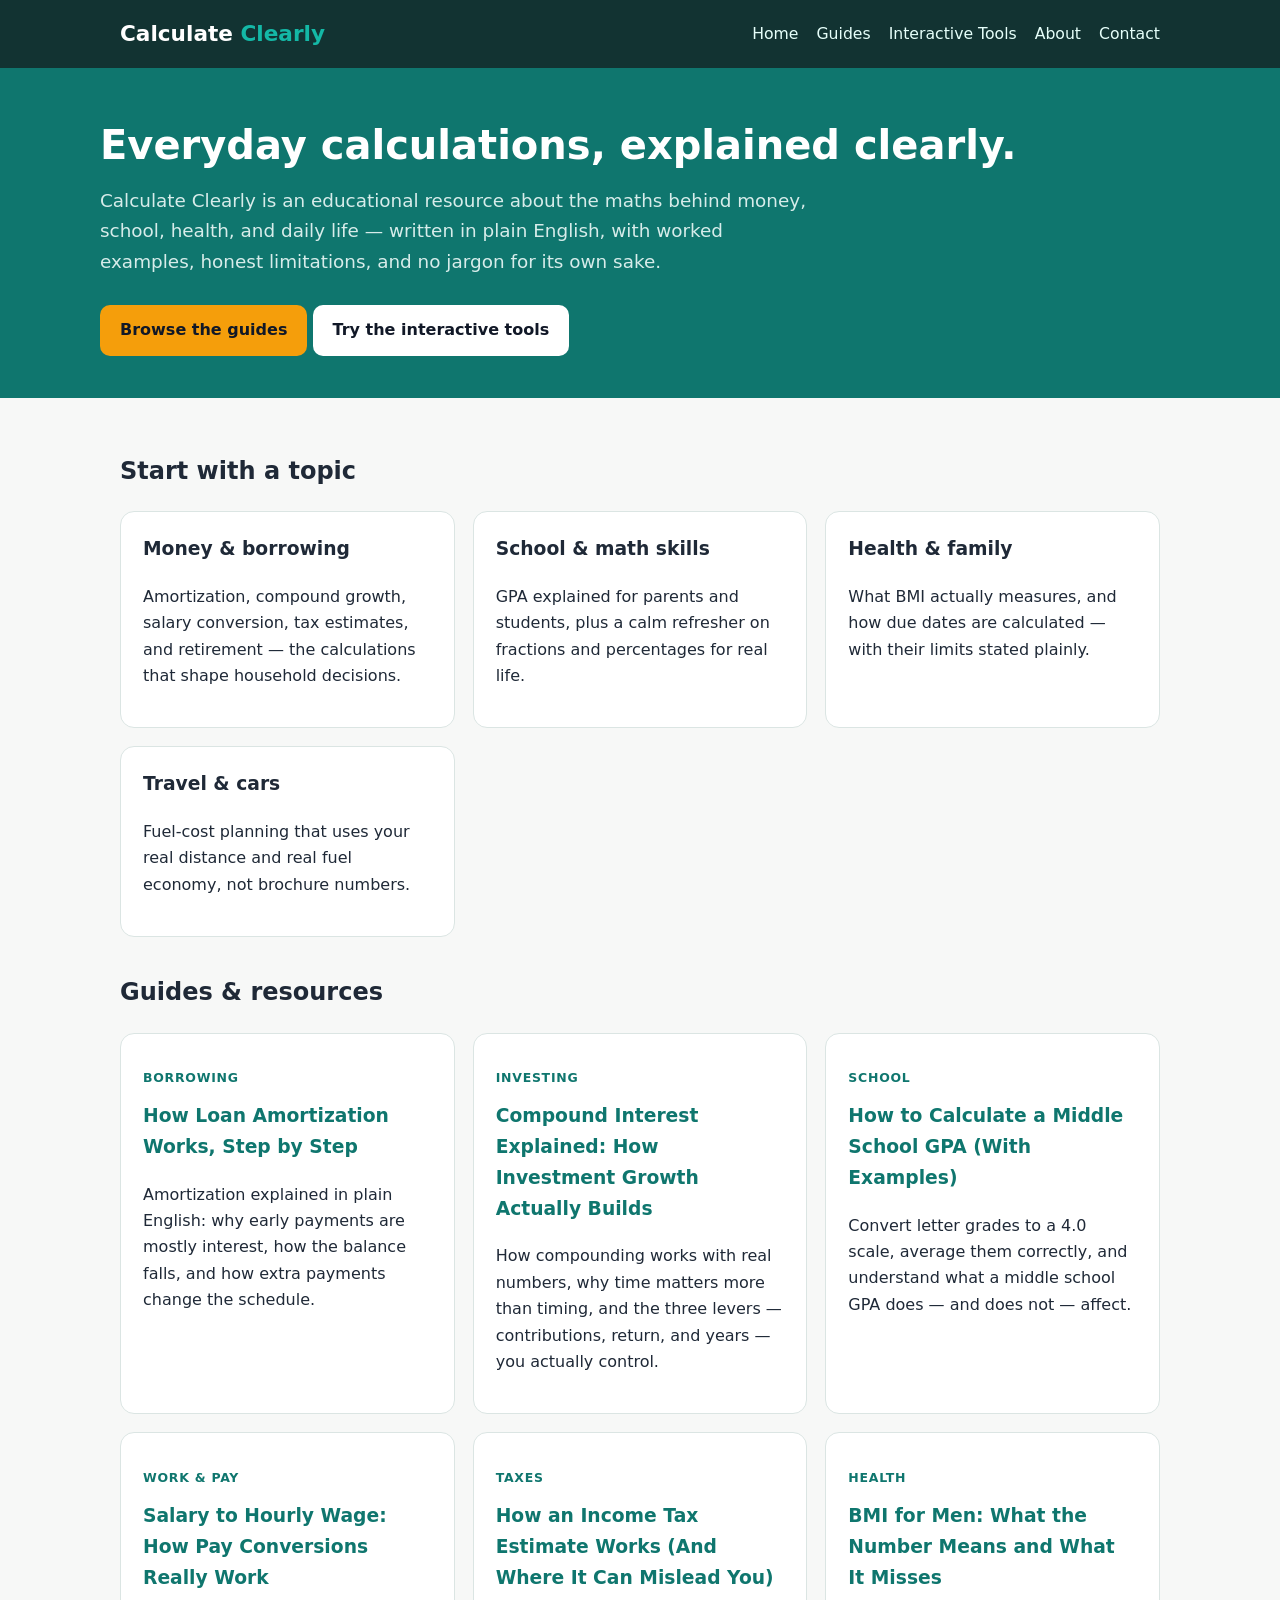
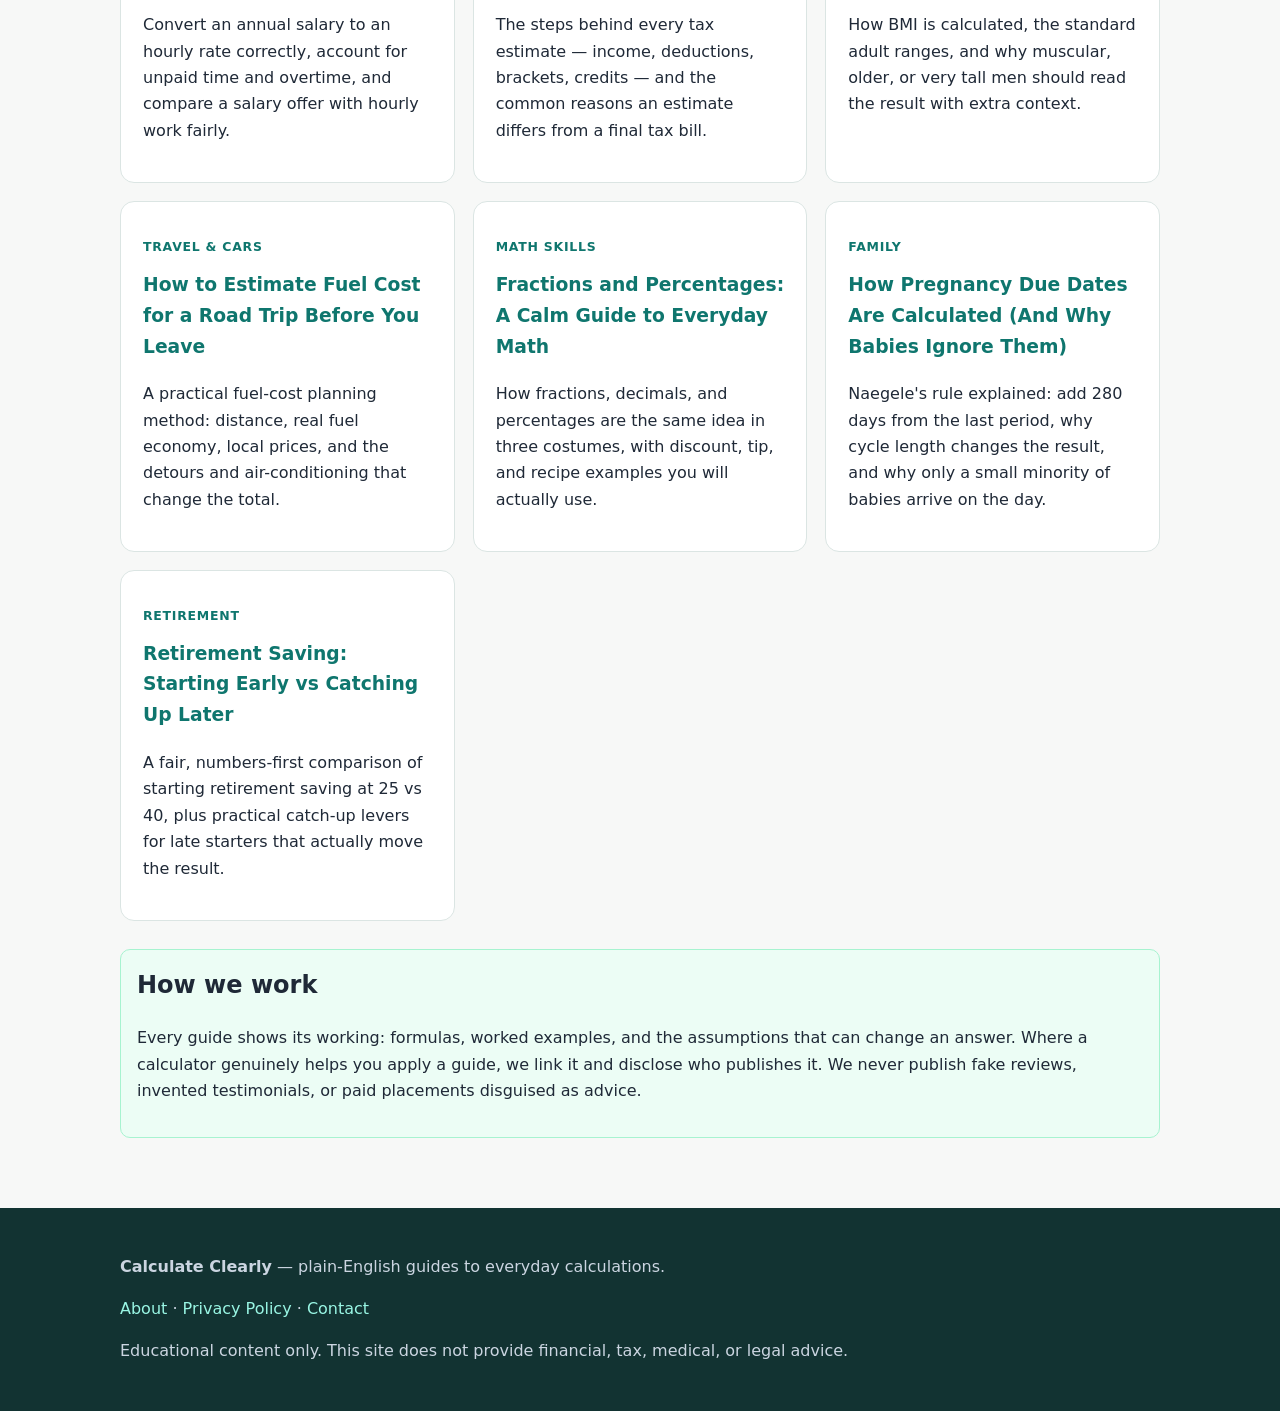
<file: index.html>
<!doctype html>
<html lang="en"><head><meta charset="utf-8"><meta name="viewport" content="width=device-width,initial-scale=1">
<title>Everyday Calculations Explained in Plain English | Calculate Clearly</title><meta name="description" content="Calculate Clearly explains the maths behind loans, investing, GPA, BMI, taxes, fuel costs and more — with worked examples, checklists, and interactive tools.">
<meta property="og:title" content="Everyday Calculations Explained in Plain English"><meta property="og:description" content="Calculate Clearly explains the maths behind loans, investing, GPA, BMI, taxes, fuel costs and more — with worked examples, checklists, and interactive tools."><meta property="og:type" content="website">
<link rel="stylesheet" href="style.css"></head><body>
<header><div class="wrap"><div class="nav"><a class="logo" href="index.html">Calculate <span>Clearly</span></a><nav><a href="index.html">Home</a><a href="index.html#guides">Guides</a><a href="calculators.html">Interactive Tools</a><a href="about.html">About</a><a href="contact.html">Contact</a></nav></div></div></header>
<div style="background:var(--teal);color:#fff"><div class="wrap hero"><h1>Everyday calculations, explained clearly.</h1><p>Calculate Clearly is an educational resource about the maths behind money, school, health, and daily life — written in plain English, with worked examples, honest limitations, and no jargon for its own sake.</p><a class="btn" href="#guides">Browse the guides</a> <a class="btn" style="background:#fff" href="calculators.html">Try the interactive tools</a></div></div>
<main><div class="wrap">
<section><h2>Start with a topic</h2><div class="grid">
<div class="card"><h3>Money &amp; borrowing</h3><p>Amortization, compound growth, salary conversion, tax estimates, and retirement — the calculations that shape household decisions.</p></div>
<div class="card"><h3>School &amp; math skills</h3><p>GPA explained for parents and students, plus a calm refresher on fractions and percentages for real life.</p></div>
<div class="card"><h3>Health &amp; family</h3><p>What BMI actually measures, and how due dates are calculated — with their limits stated plainly.</p></div>
<div class="card"><h3>Travel &amp; cars</h3><p>Fuel-cost planning that uses your real distance and real fuel economy, not brochure numbers.</p></div>
</div></section>
<section id="guides"><h2 style="margin-top:36px">Guides &amp; resources</h2><div class="grid"><div class="card"><p class="tag">Borrowing</p><h3><a href="articles/how-loan-amortization-works.html">How Loan Amortization Works, Step by Step</a></h3><p>Amortization explained in plain English: why early payments are mostly interest, how the balance falls, and how extra payments change the schedule.</p></div>
<div class="card"><p class="tag">Investing</p><h3><a href="articles/compound-interest-and-investment-growth.html">Compound Interest Explained: How Investment Growth Actually Builds</a></h3><p>How compounding works with real numbers, why time matters more than timing, and the three levers — contributions, return, and years — you actually control.</p></div>
<div class="card"><p class="tag">School</p><h3><a href="articles/how-to-calculate-gpa-middle-school.html">How to Calculate a Middle School GPA (With Examples)</a></h3><p>Convert letter grades to a 4.0 scale, average them correctly, and understand what a middle school GPA does — and does not — affect.</p></div>
<div class="card"><p class="tag">Work & Pay</p><h3><a href="articles/salary-to-hourly-wage-guide.html">Salary to Hourly Wage: How Pay Conversions Really Work</a></h3><p>Convert an annual salary to an hourly rate correctly, account for unpaid time and overtime, and compare a salary offer with hourly work fairly.</p></div>
<div class="card"><p class="tag">Taxes</p><h3><a href="articles/understanding-income-tax-estimate.html">How an Income Tax Estimate Works (And Where It Can Mislead You)</a></h3><p>The steps behind every tax estimate — income, deductions, brackets, credits — and the common reasons an estimate differs from a final tax bill.</p></div>
<div class="card"><p class="tag">Health</p><h3><a href="articles/bmi-for-men-explained.html">BMI for Men: What the Number Means and What It Misses</a></h3><p>How BMI is calculated, the standard adult ranges, and why muscular, older, or very tall men should read the result with extra context.</p></div>
<div class="card"><p class="tag">Travel & Cars</p><h3><a href="articles/plan-road-trip-fuel-cost.html">How to Estimate Fuel Cost for a Road Trip Before You Leave</a></h3><p>A practical fuel-cost planning method: distance, real fuel economy, local prices, and the detours and air-conditioning that change the total.</p></div>
<div class="card"><p class="tag">Math Skills</p><h3><a href="articles/fractions-percentages-everyday-math.html">Fractions and Percentages: A Calm Guide to Everyday Math</a></h3><p>How fractions, decimals, and percentages are the same idea in three costumes, with discount, tip, and recipe examples you will actually use.</p></div>
<div class="card"><p class="tag">Family</p><h3><a href="articles/how-due-date-calculation-works.html">How Pregnancy Due Dates Are Calculated (And Why Babies Ignore Them)</a></h3><p>Naegele's rule explained: add 280 days from the last period, why cycle length changes the result, and why only a small minority of babies arrive on the day.</p></div>
<div class="card"><p class="tag">Retirement</p><h3><a href="articles/retirement-saving-early-vs-late.html">Retirement Saving: Starting Early vs Catching Up Later</a></h3><p>A fair, numbers-first comparison of starting retirement saving at 25 vs 40, plus practical catch-up levers for late starters that actually move the result.</p></div></div></section>
<section class="note" style="margin-top:28px"><h2 style="margin-top:0">How we work</h2><p>Every guide shows its working: formulas, worked examples, and the assumptions that can change an answer. Where a calculator genuinely helps you apply a guide, we link it and disclose who publishes it. We never publish fake reviews, invented testimonials, or paid placements disguised as advice.</p></section>
</div></main>
<footer><div class="wrap"><p><strong>Calculate Clearly</strong> — plain-English guides to everyday calculations.</p><p><a href="about.html">About</a> · <a href="privacy.html">Privacy Policy</a> · <a href="contact.html">Contact</a></p><p>Educational content only. This site does not provide financial, tax, medical, or legal advice.</p></div></footer>
<script src="script.js"></script></body></html>
</file>
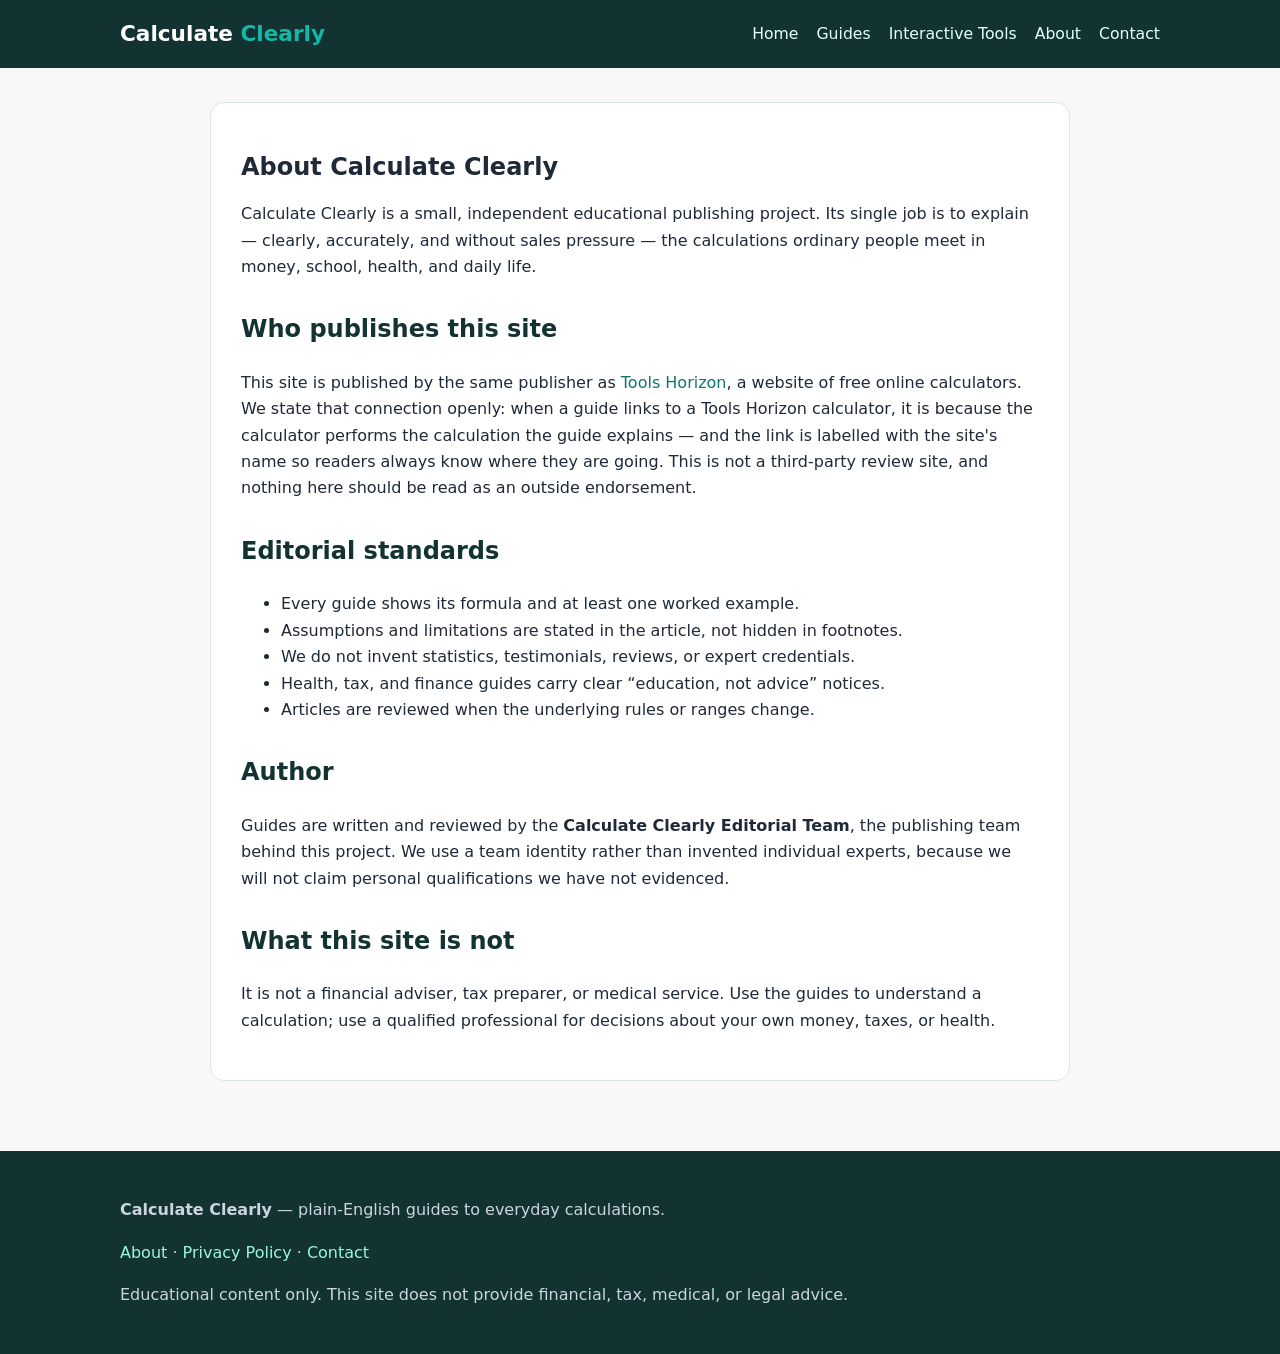
<file: about.html>
<!doctype html>
<html lang="en"><head><meta charset="utf-8"><meta name="viewport" content="width=device-width,initial-scale=1">
<title>About Us | Calculate Clearly</title><meta name="description" content="About Calculate Clearly — who publishes this educational site, our editorial standards, and our disclosed connection to Tools Horizon.">
<meta property="og:title" content="About Us"><meta property="og:description" content="About Calculate Clearly — who publishes this educational site, our editorial standards, and our disclosed connection to Tools Horizon."><meta property="og:type" content="website">
<link rel="stylesheet" href="style.css"></head><body>
<header><div class="wrap"><div class="nav"><a class="logo" href="index.html">Calculate <span>Clearly</span></a><nav><a href="index.html">Home</a><a href="index.html#guides">Guides</a><a href="calculators.html">Interactive Tools</a><a href="about.html">About</a><a href="contact.html">Contact</a></nav></div></div></header>
<main><div class="wrap"><article><h1>About Calculate Clearly</h1>
<p>Calculate Clearly is a small, independent educational publishing project. Its single job is to explain — clearly, accurately, and without sales pressure — the calculations ordinary people meet in money, school, health, and daily life.</p>
<h2>Who publishes this site</h2><p>This site is published by the same publisher as <a href="https://toolshorizon.com/" rel="noopener" target="_blank">Tools Horizon</a>, a website of free online calculators. We state that connection openly: when a guide links to a Tools Horizon calculator, it is because the calculator performs the calculation the guide explains — and the link is labelled with the site's name so readers always know where they are going. This is not a third-party review site, and nothing here should be read as an outside endorsement.</p>
<h2>Editorial standards</h2><ul><li>Every guide shows its formula and at least one worked example.</li><li>Assumptions and limitations are stated in the article, not hidden in footnotes.</li><li>We do not invent statistics, testimonials, reviews, or expert credentials.</li><li>Health, tax, and finance guides carry clear “education, not advice” notices.</li><li>Articles are reviewed when the underlying rules or ranges change.</li></ul>
<h2>Author</h2><p>Guides are written and reviewed by the <strong>Calculate Clearly Editorial Team</strong>, the publishing team behind this project. We use a team identity rather than invented individual experts, because we will not claim personal qualifications we have not evidenced.</p>
<h2>What this site is not</h2><p>It is not a financial adviser, tax preparer, or medical service. Use the guides to understand a calculation; use a qualified professional for decisions about your own money, taxes, or health.</p>
</article></div></main>
<footer><div class="wrap"><p><strong>Calculate Clearly</strong> — plain-English guides to everyday calculations.</p><p><a href="about.html">About</a> · <a href="privacy.html">Privacy Policy</a> · <a href="contact.html">Contact</a></p><p>Educational content only. This site does not provide financial, tax, medical, or legal advice.</p></div></footer>
<script src="script.js"></script></body></html>
</file>
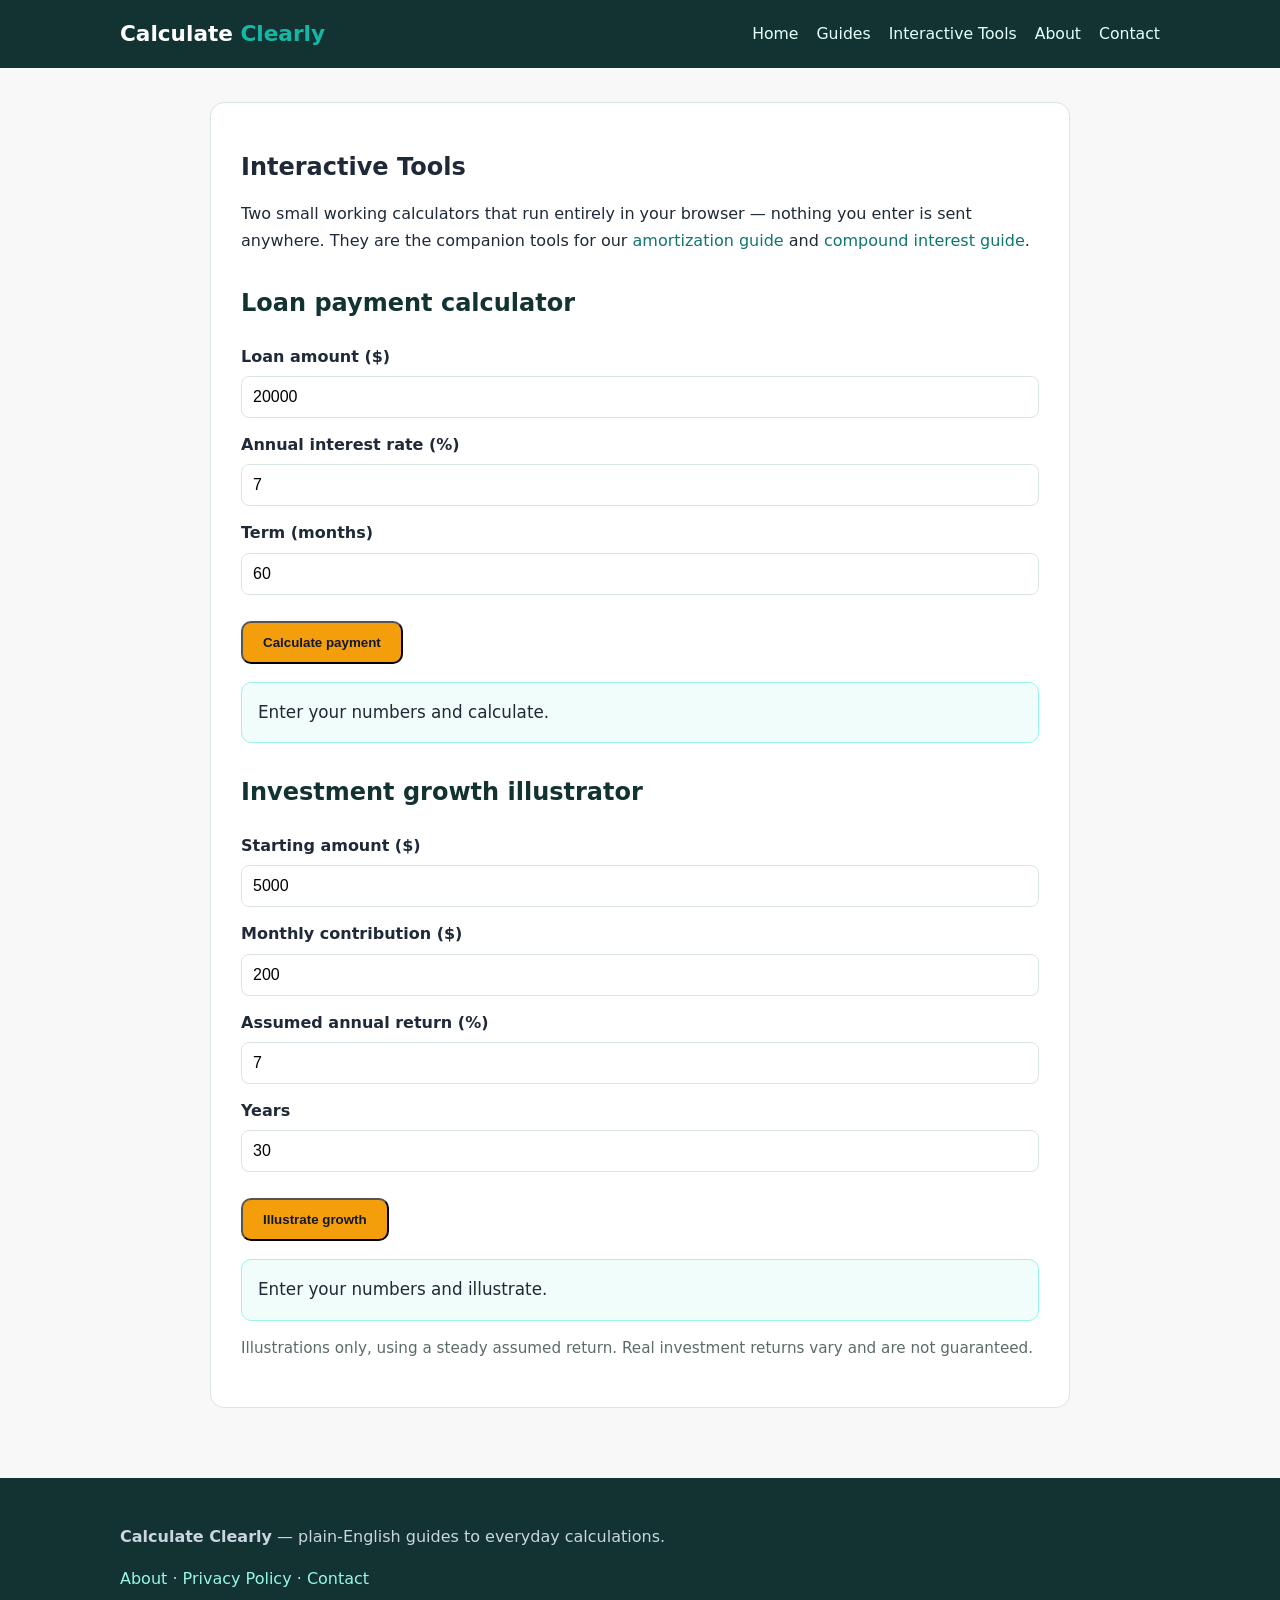
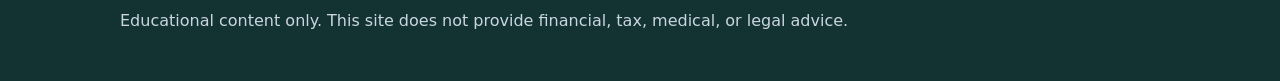
<file: calculators.html>
<!doctype html>
<html lang="en"><head><meta charset="utf-8"><meta name="viewport" content="width=device-width,initial-scale=1">
<title>Interactive Calculators | Calculate Clearly</title><meta name="description" content="Free browser-based loan payment calculator and investment growth illustrator — no data leaves your device.">
<meta property="og:title" content="Interactive Calculators"><meta property="og:description" content="Free browser-based loan payment calculator and investment growth illustrator — no data leaves your device."><meta property="og:type" content="website">
<link rel="stylesheet" href="style.css"></head><body>
<header><div class="wrap"><div class="nav"><a class="logo" href="index.html">Calculate <span>Clearly</span></a><nav><a href="index.html">Home</a><a href="index.html#guides">Guides</a><a href="calculators.html">Interactive Tools</a><a href="about.html">About</a><a href="contact.html">Contact</a></nav></div></div></header>
<main><div class="wrap"><article><h1>Interactive Tools</h1><p>Two small working calculators that run entirely in your browser — nothing you enter is sent anywhere. They are the companion tools for our <a href="articles/how-loan-amortization-works.html">amortization guide</a> and <a href="articles/compound-interest-and-investment-growth.html">compound interest guide</a>.</p>
<h2>Loan payment calculator</h2>
<label for="lp">Loan amount ($)</label><input id="lp" type="number" value="20000">
<label for="lr">Annual interest rate (%)</label><input id="lr" type="number" step="0.1" value="7">
<label for="ln">Term (months)</label><input id="ln" type="number" value="60">
<p><button class="btn" onclick="calcLoan()">Calculate payment</button></p><div class="result" id="loanResult">Enter your numbers and calculate.</div>
<h2>Investment growth illustrator</h2>
<label for="gp">Starting amount ($)</label><input id="gp" type="number" value="5000">
<label for="gc">Monthly contribution ($)</label><input id="gc" type="number" value="200">
<label for="gr">Assumed annual return (%)</label><input id="gr" type="number" step="0.1" value="7">
<label for="gy">Years</label><input id="gy" type="number" value="30">
<p><button class="btn" onclick="calcGrowth()">Illustrate growth</button></p><div class="result" id="growthResult">Enter your numbers and illustrate.</div>
<p class="meta">Illustrations only, using a steady assumed return. Real investment returns vary and are not guaranteed.</p>
</article></div></main>
<footer><div class="wrap"><p><strong>Calculate Clearly</strong> — plain-English guides to everyday calculations.</p><p><a href="about.html">About</a> · <a href="privacy.html">Privacy Policy</a> · <a href="contact.html">Contact</a></p><p>Educational content only. This site does not provide financial, tax, medical, or legal advice.</p></div></footer>
<script src="script.js"></script></body></html>
</file>
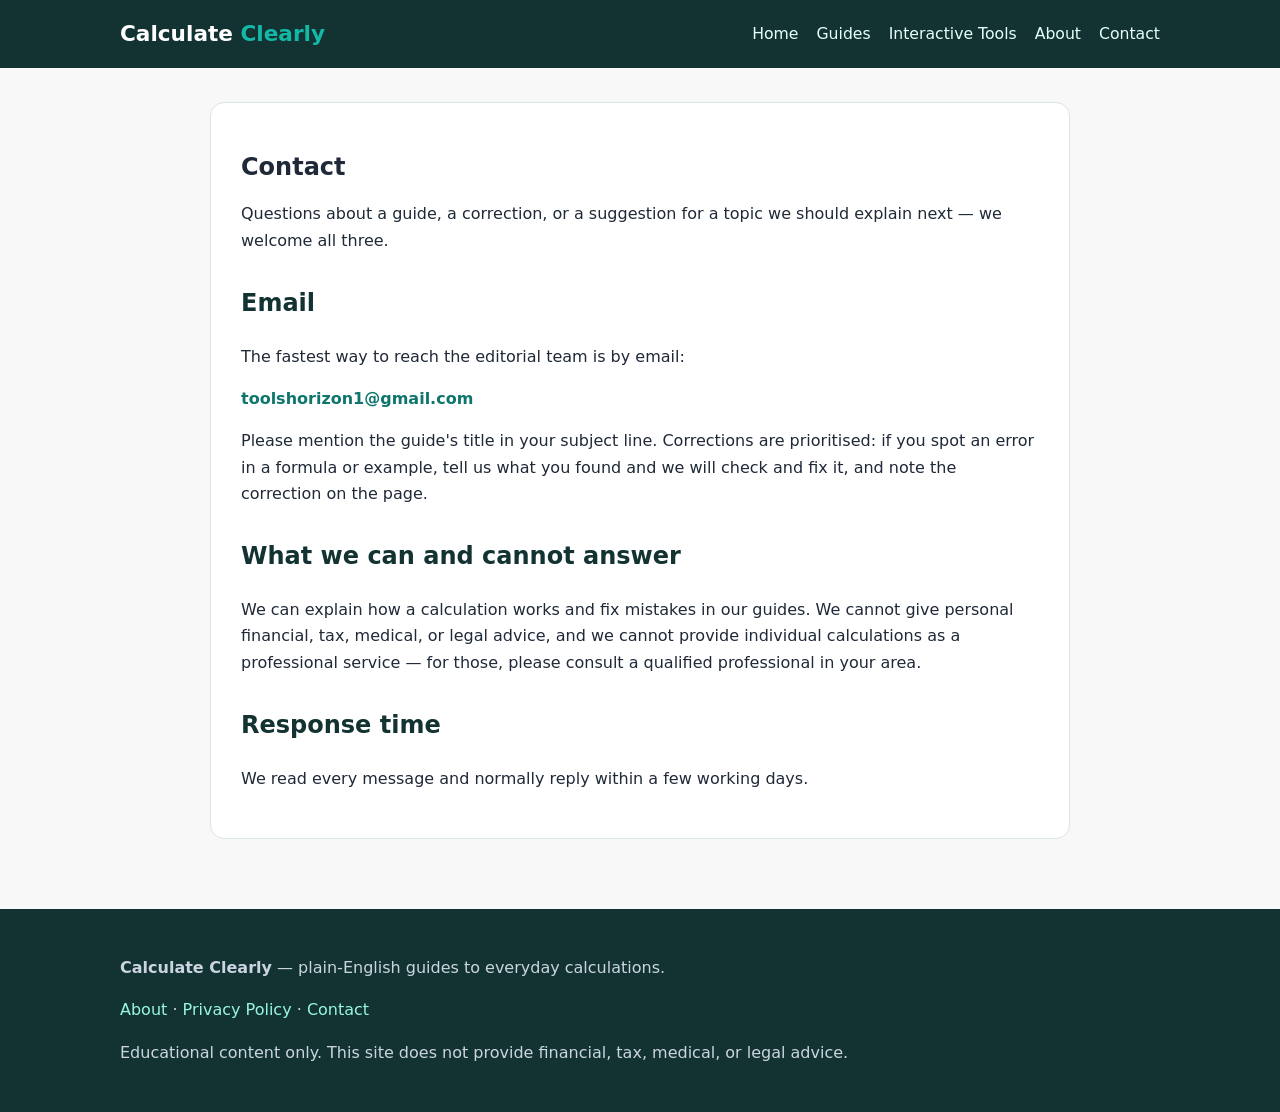
<file: contact.html>
<!doctype html>
<html lang="en"><head><meta charset="utf-8"><meta name="viewport" content="width=device-width,initial-scale=1">
<title>Contact Us | Calculate Clearly</title><meta name="description" content="Contact the Calculate Clearly editorial team by email — corrections, questions, and topic suggestions welcome.">
<meta property="og:title" content="Contact Us"><meta property="og:description" content="Contact the Calculate Clearly editorial team by email — corrections, questions, and topic suggestions welcome."><meta property="og:type" content="website">
<link rel="stylesheet" href="style.css"></head><body>
<header><div class="wrap"><div class="nav"><a class="logo" href="index.html">Calculate <span>Clearly</span></a><nav><a href="index.html">Home</a><a href="index.html#guides">Guides</a><a href="calculators.html">Interactive Tools</a><a href="about.html">About</a><a href="contact.html">Contact</a></nav></div></div></header>
<main><div class="wrap"><article><h1>Contact</h1>
<p>Questions about a guide, a correction, or a suggestion for a topic we should explain next — we welcome all three.</p>
<h2>Email</h2><p>The fastest way to reach the editorial team is by email:</p><p><strong><a href="mailto:toolshorizon1@gmail.com">toolshorizon1@gmail.com</a></strong></p>
<p>Please mention the guide's title in your subject line. Corrections are prioritised: if you spot an error in a formula or example, tell us what you found and we will check and fix it, and note the correction on the page.</p>
<h2>What we can and cannot answer</h2><p>We can explain how a calculation works and fix mistakes in our guides. We cannot give personal financial, tax, medical, or legal advice, and we cannot provide individual calculations as a professional service — for those, please consult a qualified professional in your area.</p>
<h2>Response time</h2><p>We read every message and normally reply within a few working days.</p>
</article></div></main>
<footer><div class="wrap"><p><strong>Calculate Clearly</strong> — plain-English guides to everyday calculations.</p><p><a href="about.html">About</a> · <a href="privacy.html">Privacy Policy</a> · <a href="contact.html">Contact</a></p><p>Educational content only. This site does not provide financial, tax, medical, or legal advice.</p></div></footer>
<script src="script.js"></script></body></html>
</file>
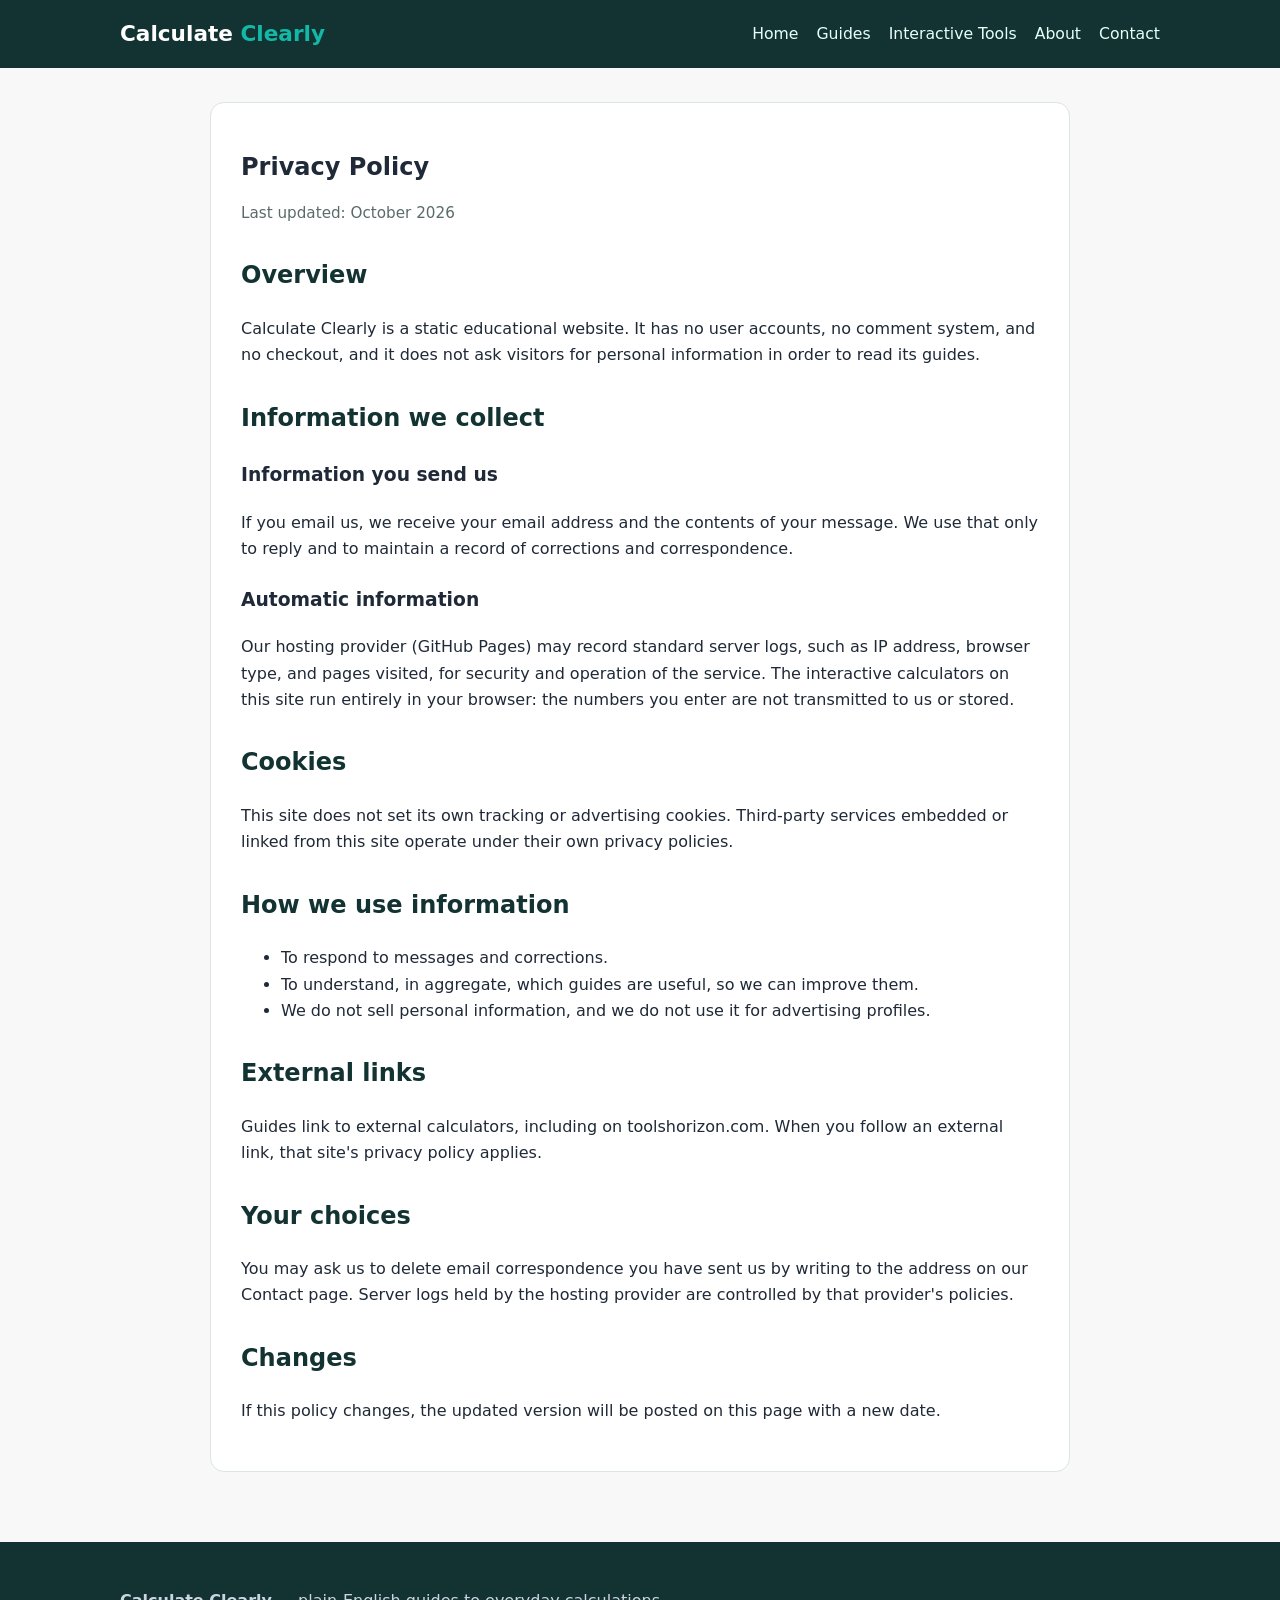
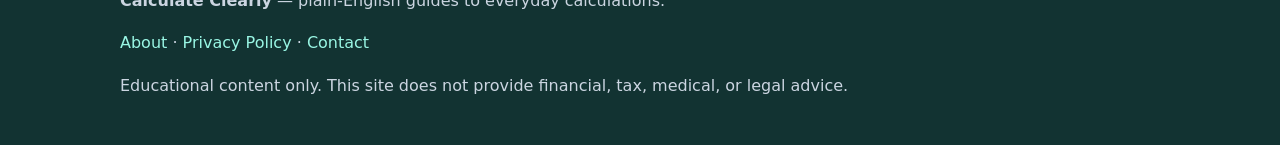
<file: privacy.html>
<!doctype html>
<html lang="en"><head><meta charset="utf-8"><meta name="viewport" content="width=device-width,initial-scale=1">
<title>Privacy Policy | Calculate Clearly</title><meta name="description" content="Privacy policy for Calculate Clearly: no accounts, calculators run locally in your browser, and email is used only to reply.">
<meta property="og:title" content="Privacy Policy"><meta property="og:description" content="Privacy policy for Calculate Clearly: no accounts, calculators run locally in your browser, and email is used only to reply."><meta property="og:type" content="website">
<link rel="stylesheet" href="style.css"></head><body>
<header><div class="wrap"><div class="nav"><a class="logo" href="index.html">Calculate <span>Clearly</span></a><nav><a href="index.html">Home</a><a href="index.html#guides">Guides</a><a href="calculators.html">Interactive Tools</a><a href="about.html">About</a><a href="contact.html">Contact</a></nav></div></div></header>
<main><div class="wrap"><article><h1>Privacy Policy</h1><p class="meta">Last updated: October 2026</p>
<h2>Overview</h2><p>Calculate Clearly is a static educational website. It has no user accounts, no comment system, and no checkout, and it does not ask visitors for personal information in order to read its guides.</p>
<h2>Information we collect</h2><h3>Information you send us</h3><p>If you email us, we receive your email address and the contents of your message. We use that only to reply and to maintain a record of corrections and correspondence.</p><h3>Automatic information</h3><p>Our hosting provider (GitHub Pages) may record standard server logs, such as IP address, browser type, and pages visited, for security and operation of the service. The interactive calculators on this site run entirely in your browser: the numbers you enter are not transmitted to us or stored.</p><h2>Cookies</h2><p>This site does not set its own tracking or advertising cookies. Third-party services embedded or linked from this site operate under their own privacy policies.</p>
<h2>How we use information</h2><ul><li>To respond to messages and corrections.</li><li>To understand, in aggregate, which guides are useful, so we can improve them.</li><li>We do not sell personal information, and we do not use it for advertising profiles.</li></ul>
<h2>External links</h2><p>Guides link to external calculators, including on toolshorizon.com. When you follow an external link, that site's privacy policy applies.</p>
<h2>Your choices</h2><p>You may ask us to delete email correspondence you have sent us by writing to the address on our Contact page. Server logs held by the hosting provider are controlled by that provider's policies.</p>
<h2>Changes</h2><p>If this policy changes, the updated version will be posted on this page with a new date.</p>
</article></div></main>
<footer><div class="wrap"><p><strong>Calculate Clearly</strong> — plain-English guides to everyday calculations.</p><p><a href="about.html">About</a> · <a href="privacy.html">Privacy Policy</a> · <a href="contact.html">Contact</a></p><p>Educational content only. This site does not provide financial, tax, medical, or legal advice.</p></div></footer>
<script src="script.js"></script></body></html>
</file>
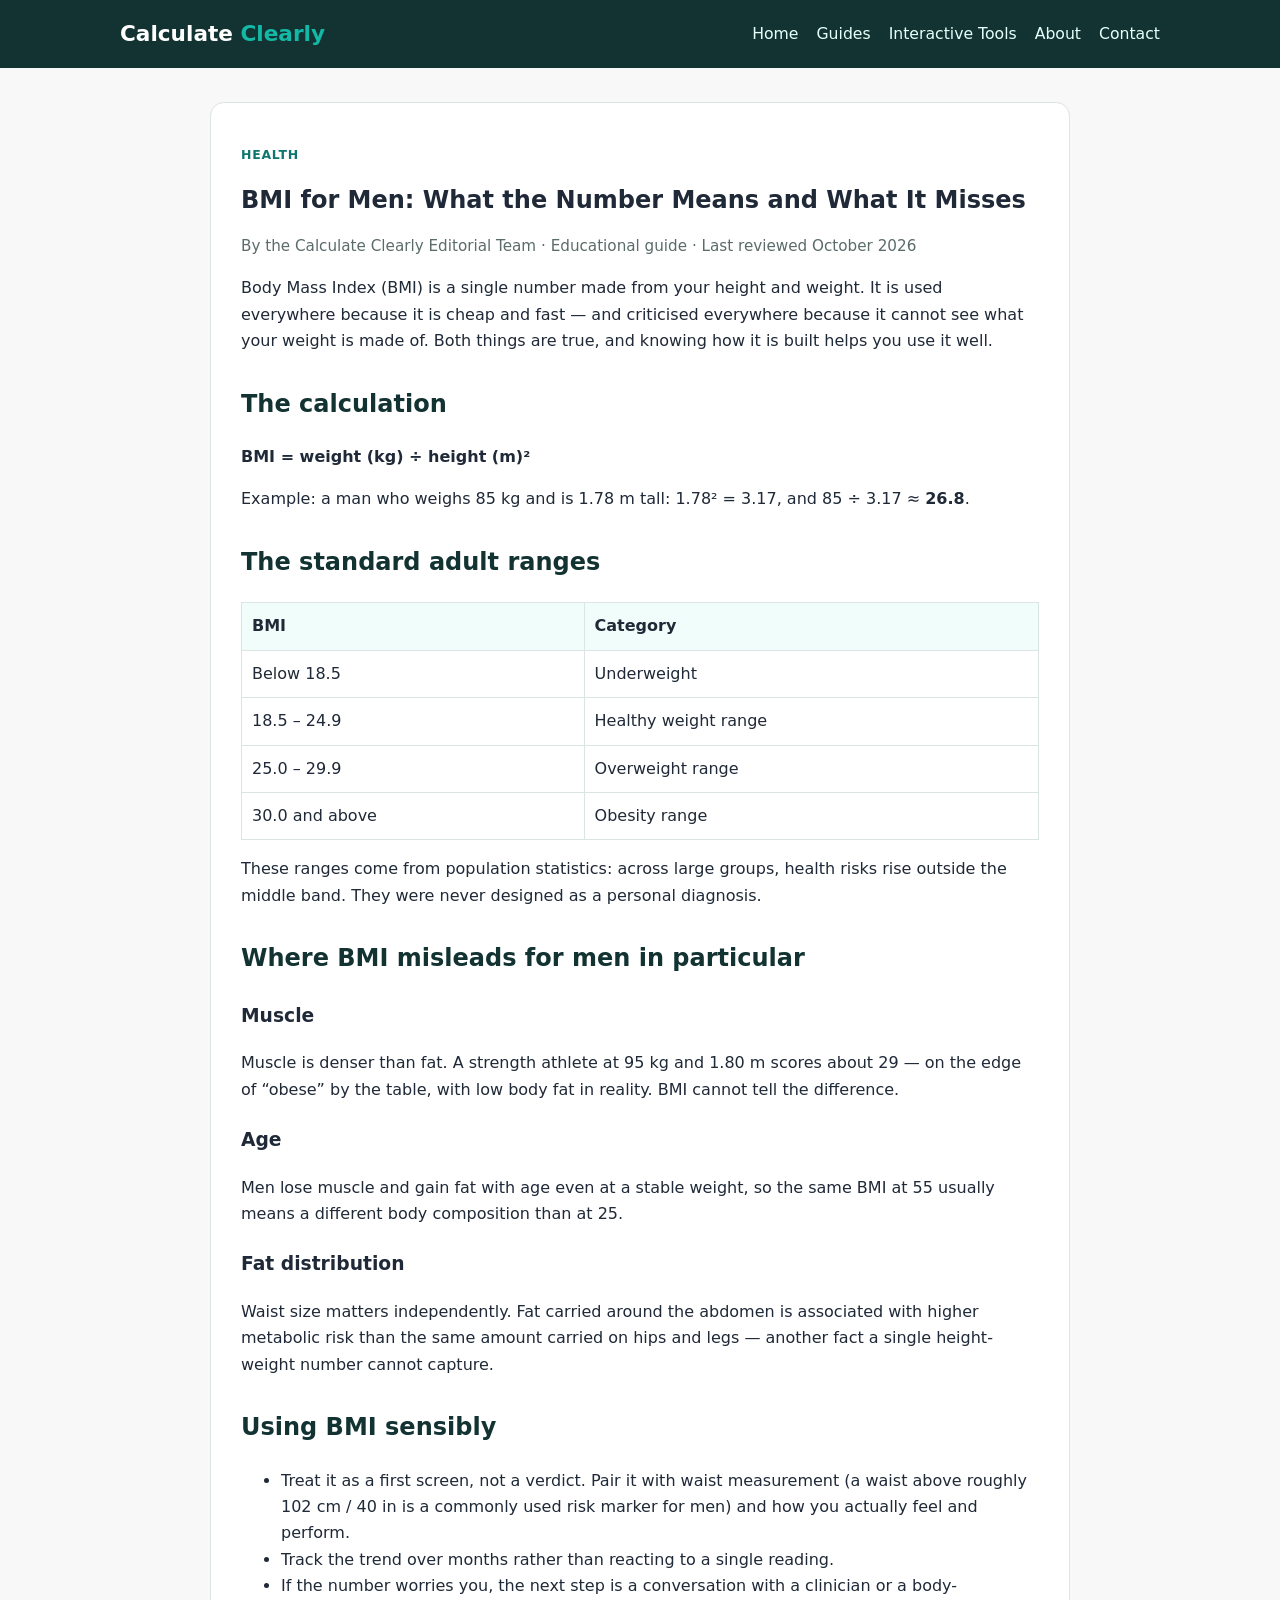
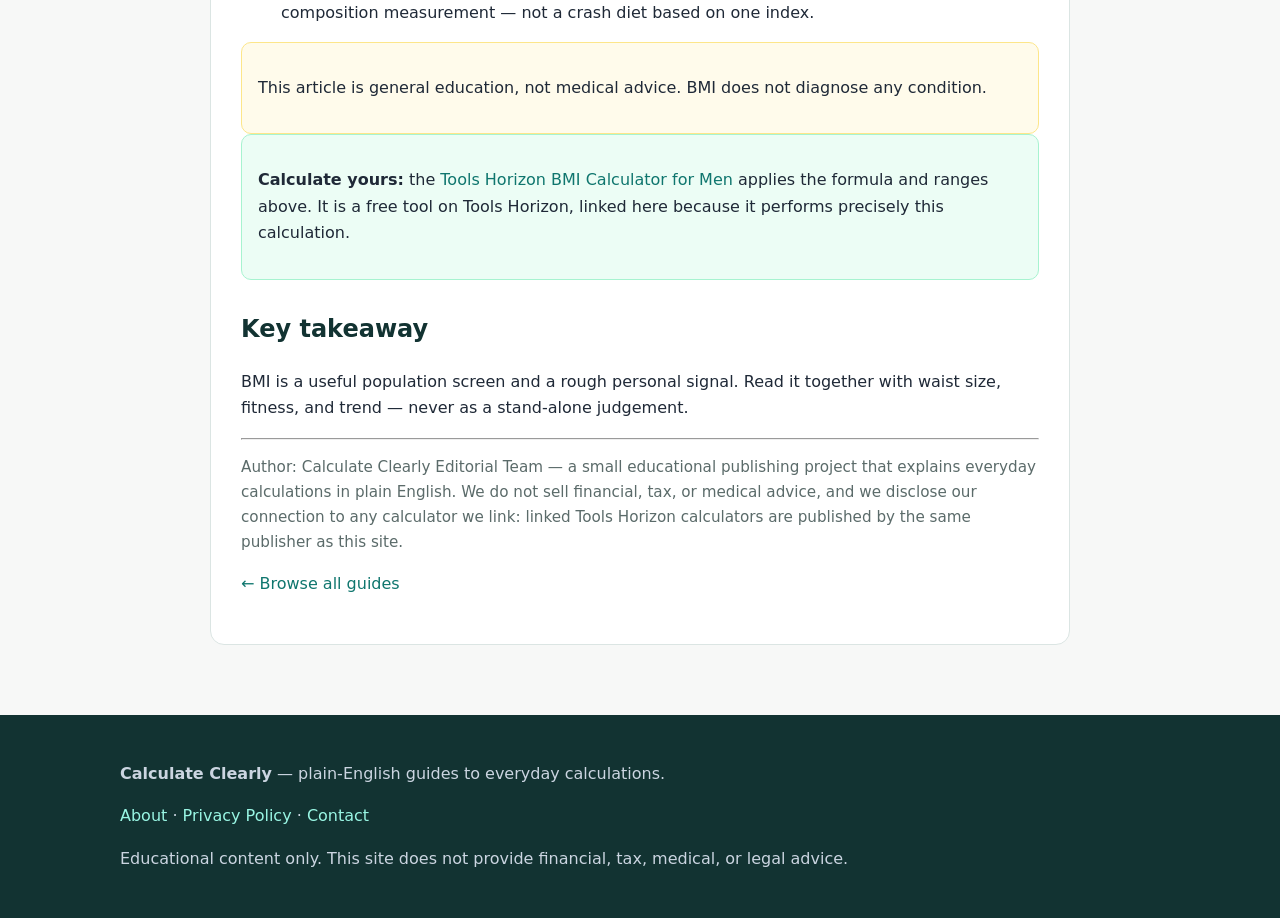
<file: articles/bmi-for-men-explained.html>
<!doctype html>
<html lang="en"><head><meta charset="utf-8"><meta name="viewport" content="width=device-width,initial-scale=1">
<title>BMI for Men: What the Number Means and What It Misses | Calculate Clearly</title><meta name="description" content="How BMI is calculated, the standard adult ranges, and why muscular, older, or very tall men should read the result with extra context.">
<meta property="og:title" content="BMI for Men: What the Number Means and What It Misses"><meta property="og:description" content="How BMI is calculated, the standard adult ranges, and why muscular, older, or very tall men should read the result with extra context."><meta property="og:type" content="article">
<link rel="stylesheet" href="../style.css"></head><body>
<header><div class="wrap"><div class="nav"><a class="logo" href="../index.html">Calculate <span>Clearly</span></a><nav><a href="../index.html">Home</a><a href="../index.html#guides">Guides</a><a href="../calculators.html">Interactive Tools</a><a href="../about.html">About</a><a href="../contact.html">Contact</a></nav></div></div></header>
<main><div class="wrap"><article>
<p class="tag">Health</p><h1>BMI for Men: What the Number Means and What It Misses</h1>
<p class="meta">By the Calculate Clearly Editorial Team · Educational guide · Last reviewed October 2026</p>

<p>Body Mass Index (BMI) is a single number made from your height and weight. It is used everywhere because it is cheap and fast — and criticised everywhere because it cannot see what your weight is made of. Both things are true, and knowing how it is built helps you use it well.</p>
<h2>The calculation</h2><p><strong>BMI = weight (kg) ÷ height (m)²</strong></p><p>Example: a man who weighs 85 kg and is 1.78 m tall: 1.78² = 3.17, and 85 ÷ 3.17 ≈ <strong>26.8</strong>.</p>
<h2>The standard adult ranges</h2><table><tr><th>BMI</th><th>Category</th></tr><tr><td>Below 18.5</td><td>Underweight</td></tr><tr><td>18.5 – 24.9</td><td>Healthy weight range</td></tr><tr><td>25.0 – 29.9</td><td>Overweight range</td></tr><tr><td>30.0 and above</td><td>Obesity range</td></tr></table>
<p>These ranges come from population statistics: across large groups, health risks rise outside the middle band. They were never designed as a personal diagnosis.</p>
<h2>Where BMI misleads for men in particular</h2><h3>Muscle</h3><p>Muscle is denser than fat. A strength athlete at 95 kg and 1.80 m scores about 29 — on the edge of “obese” by the table, with low body fat in reality. BMI cannot tell the difference.</p><h3>Age</h3><p>Men lose muscle and gain fat with age even at a stable weight, so the same BMI at 55 usually means a different body composition than at 25.</p><h3>Fat distribution</h3><p>Waist size matters independently. Fat carried around the abdomen is associated with higher metabolic risk than the same amount carried on hips and legs — another fact a single height-weight number cannot capture.</p>
<h2>Using BMI sensibly</h2><ul><li>Treat it as a first screen, not a verdict. Pair it with waist measurement (a waist above roughly 102 cm / 40 in is a commonly used risk marker for men) and how you actually feel and perform.</li><li>Track the trend over months rather than reacting to a single reading.</li><li>If the number worries you, the next step is a conversation with a clinician or a body-composition measurement — not a crash diet based on one index.</li></ul>
<div class="warn"><p>This article is general education, not medical advice. BMI does not diagnose any condition.</p></div>
<div class="note"><p><strong>Calculate yours:</strong> the <a href="https://toolshorizon.com/bmi-calculator-for-men/" rel="noopener" target="_blank">Tools Horizon BMI Calculator for Men</a> applies the formula and ranges above. It is a free tool on Tools Horizon, linked here because it performs precisely this calculation.</p></div>
<h2>Key takeaway</h2><p>BMI is a useful population screen and a rough personal signal. Read it together with waist size, fitness, and trend — never as a stand-alone judgement.</p>
<hr><p class="meta">Author: Calculate Clearly Editorial Team — a small educational publishing project that explains everyday calculations in plain English. We do not sell financial, tax, or medical advice, and we disclose our connection to any calculator we link: linked Tools Horizon calculators are published by the same publisher as this site.</p>
<p><a href="../index.html#guides">← Browse all guides</a></p>
</article></div></main>
<footer><div class="wrap"><p><strong>Calculate Clearly</strong> — plain-English guides to everyday calculations.</p><p><a href="../about.html">About</a> · <a href="../privacy.html">Privacy Policy</a> · <a href="../contact.html">Contact</a></p><p>Educational content only. This site does not provide financial, tax, medical, or legal advice.</p></div></footer>
<script src="../script.js"></script></body></html>
</file>
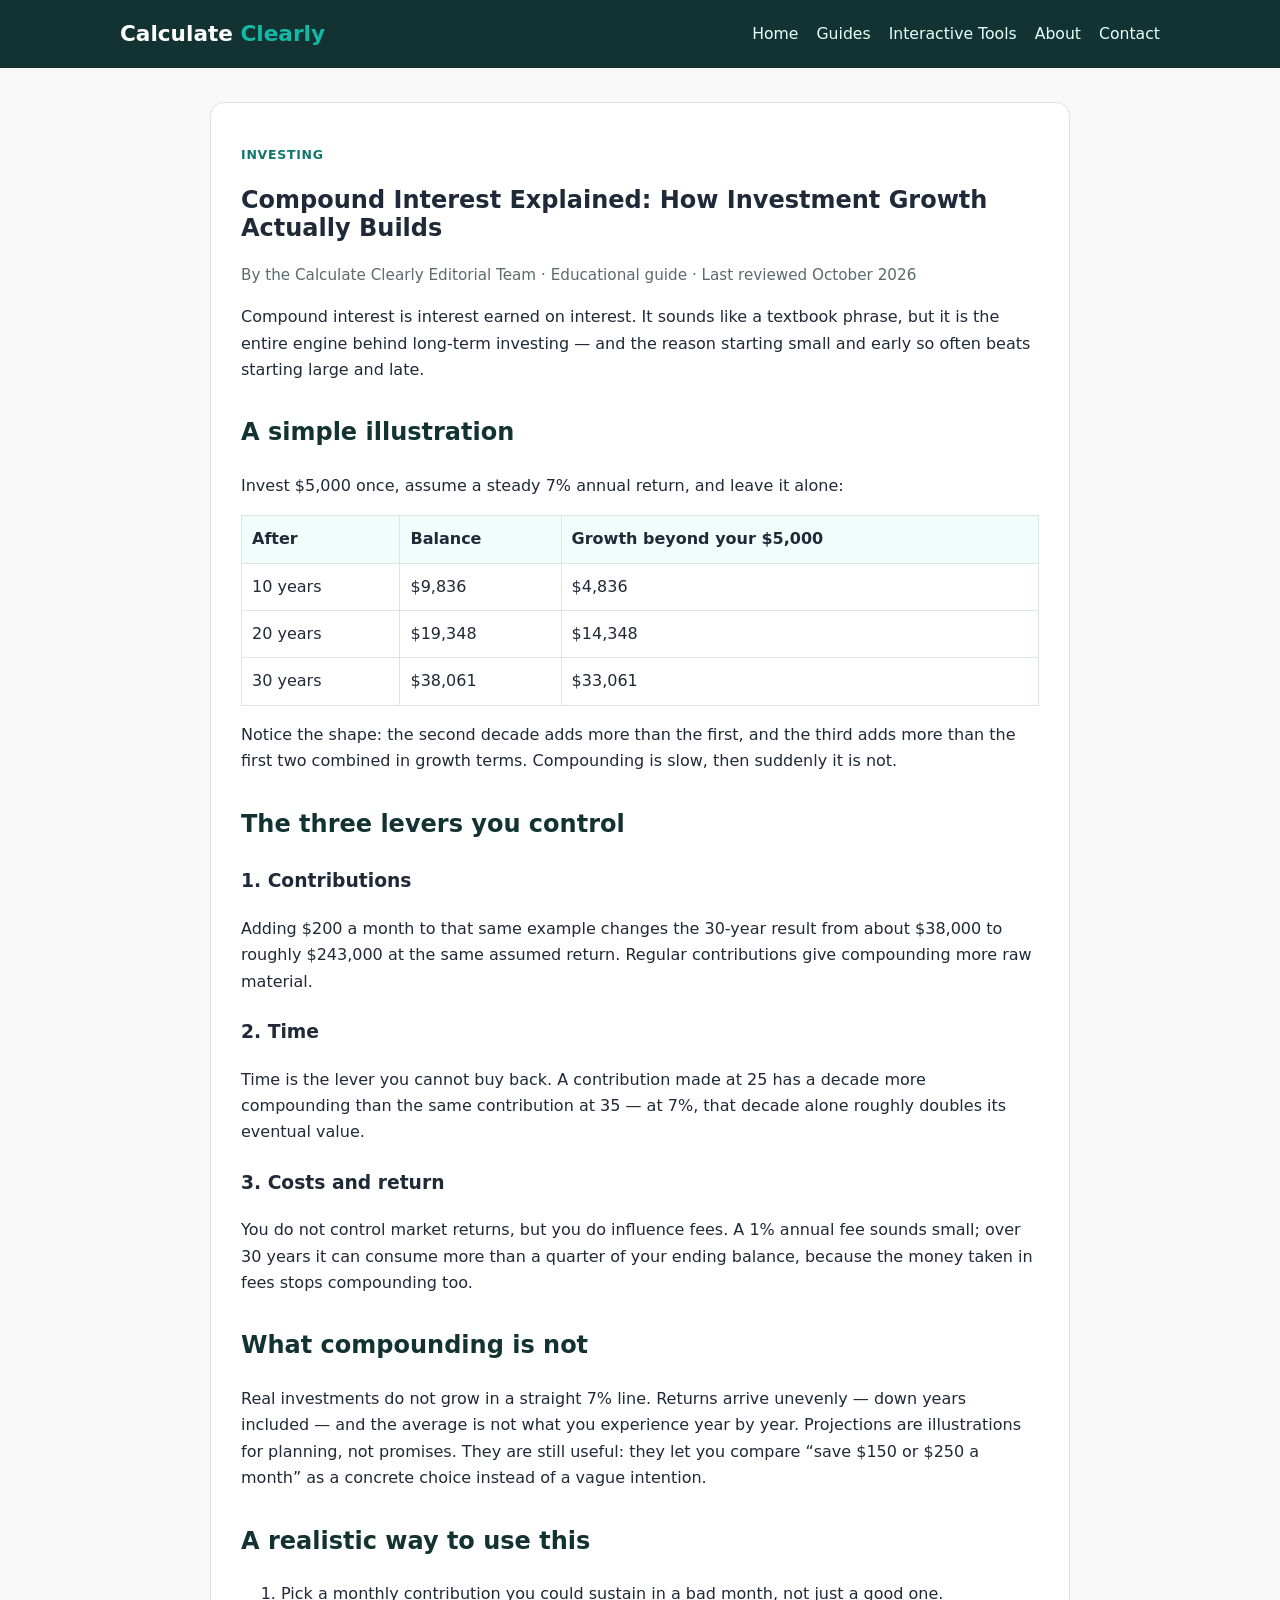
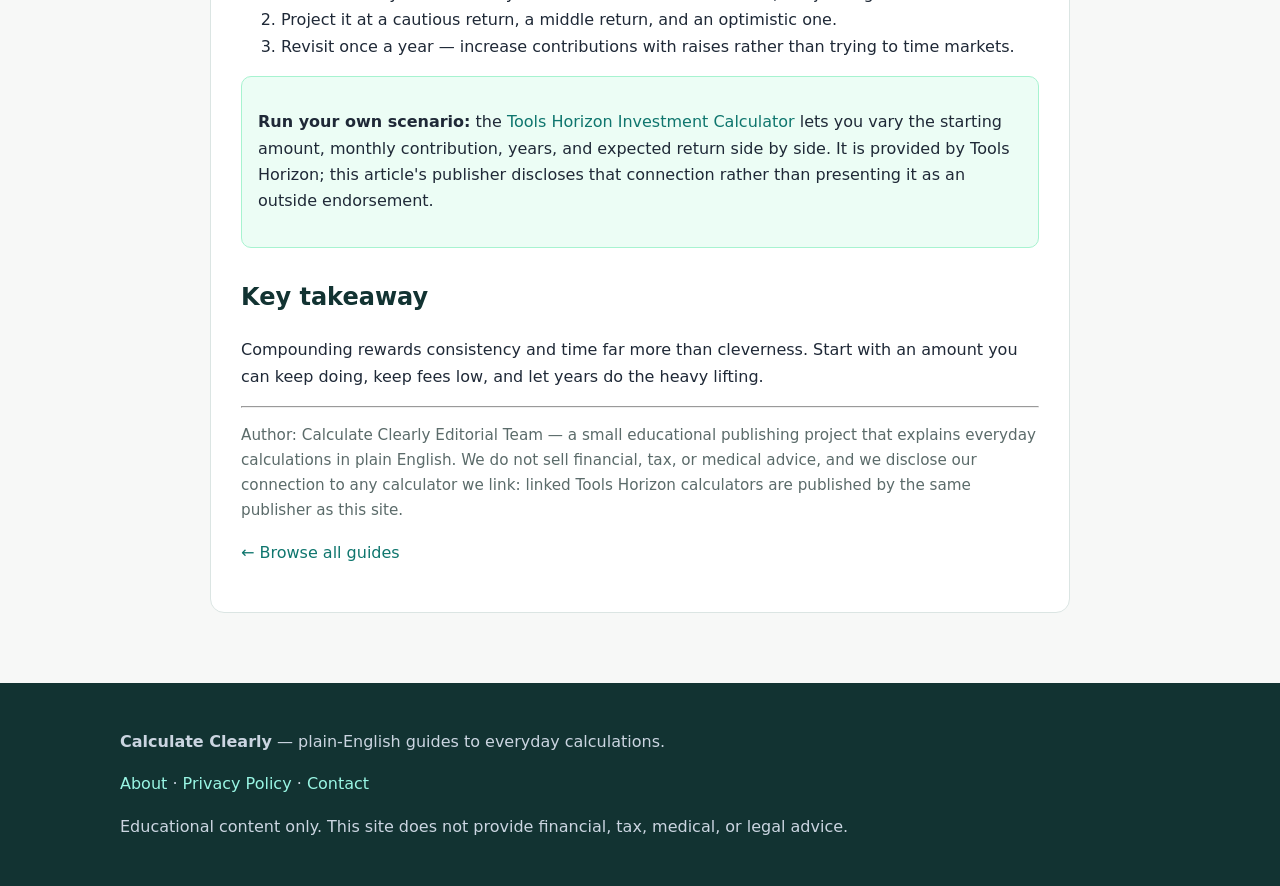
<file: articles/compound-interest-and-investment-growth.html>
<!doctype html>
<html lang="en"><head><meta charset="utf-8"><meta name="viewport" content="width=device-width,initial-scale=1">
<title>Compound Interest Explained: How Investment Growth Actually Builds | Calculate Clearly</title><meta name="description" content="How compounding works with real numbers, why time matters more than timing, and the three levers — contributions, return, and years — you actually control.">
<meta property="og:title" content="Compound Interest Explained: How Investment Growth Actually Builds"><meta property="og:description" content="How compounding works with real numbers, why time matters more than timing, and the three levers — contributions, return, and years — you actually control."><meta property="og:type" content="article">
<link rel="stylesheet" href="../style.css"></head><body>
<header><div class="wrap"><div class="nav"><a class="logo" href="../index.html">Calculate <span>Clearly</span></a><nav><a href="../index.html">Home</a><a href="../index.html#guides">Guides</a><a href="../calculators.html">Interactive Tools</a><a href="../about.html">About</a><a href="../contact.html">Contact</a></nav></div></div></header>
<main><div class="wrap"><article>
<p class="tag">Investing</p><h1>Compound Interest Explained: How Investment Growth Actually Builds</h1>
<p class="meta">By the Calculate Clearly Editorial Team · Educational guide · Last reviewed October 2026</p>

<p>Compound interest is interest earned on interest. It sounds like a textbook phrase, but it is the entire engine behind long-term investing — and the reason starting small and early so often beats starting large and late.</p>
<h2>A simple illustration</h2><p>Invest $5,000 once, assume a steady 7% annual return, and leave it alone:</p>
<table><tr><th>After</th><th>Balance</th><th>Growth beyond your $5,000</th></tr><tr><td>10 years</td><td>$9,836</td><td>$4,836</td></tr><tr><td>20 years</td><td>$19,348</td><td>$14,348</td></tr><tr><td>30 years</td><td>$38,061</td><td>$33,061</td></tr></table>
<p>Notice the shape: the second decade adds more than the first, and the third adds more than the first two combined in growth terms. Compounding is slow, then suddenly it is not.</p>
<h2>The three levers you control</h2><h3>1. Contributions</h3><p>Adding $200 a month to that same example changes the 30-year result from about $38,000 to roughly $243,000 at the same assumed return. Regular contributions give compounding more raw material.</p><h3>2. Time</h3><p>Time is the lever you cannot buy back. A contribution made at 25 has a decade more compounding than the same contribution at 35 — at 7%, that decade alone roughly doubles its eventual value.</p><h3>3. Costs and return</h3><p>You do not control market returns, but you do influence fees. A 1% annual fee sounds small; over 30 years it can consume more than a quarter of your ending balance, because the money taken in fees stops compounding too.</p>
<h2>What compounding is not</h2><p>Real investments do not grow in a straight 7% line. Returns arrive unevenly — down years included — and the average is not what you experience year by year. Projections are illustrations for planning, not promises. They are still useful: they let you compare “save $150 or $250 a month” as a concrete choice instead of a vague intention.</p>
<h2>A realistic way to use this</h2><ol><li>Pick a monthly contribution you could sustain in a bad month, not just a good one.</li><li>Project it at a cautious return, a middle return, and an optimistic one.</li><li>Revisit once a year — increase contributions with raises rather than trying to time markets.</li></ol>
<div class="note"><p><strong>Run your own scenario:</strong> the <a href="https://toolshorizon.com/investment-calculator/" rel="noopener" target="_blank">Tools Horizon Investment Calculator</a> lets you vary the starting amount, monthly contribution, years, and expected return side by side. It is provided by Tools Horizon; this article's publisher discloses that connection rather than presenting it as an outside endorsement.</p></div>
<h2>Key takeaway</h2><p>Compounding rewards consistency and time far more than cleverness. Start with an amount you can keep doing, keep fees low, and let years do the heavy lifting.</p>
<hr><p class="meta">Author: Calculate Clearly Editorial Team — a small educational publishing project that explains everyday calculations in plain English. We do not sell financial, tax, or medical advice, and we disclose our connection to any calculator we link: linked Tools Horizon calculators are published by the same publisher as this site.</p>
<p><a href="../index.html#guides">← Browse all guides</a></p>
</article></div></main>
<footer><div class="wrap"><p><strong>Calculate Clearly</strong> — plain-English guides to everyday calculations.</p><p><a href="../about.html">About</a> · <a href="../privacy.html">Privacy Policy</a> · <a href="../contact.html">Contact</a></p><p>Educational content only. This site does not provide financial, tax, medical, or legal advice.</p></div></footer>
<script src="../script.js"></script></body></html>
</file>
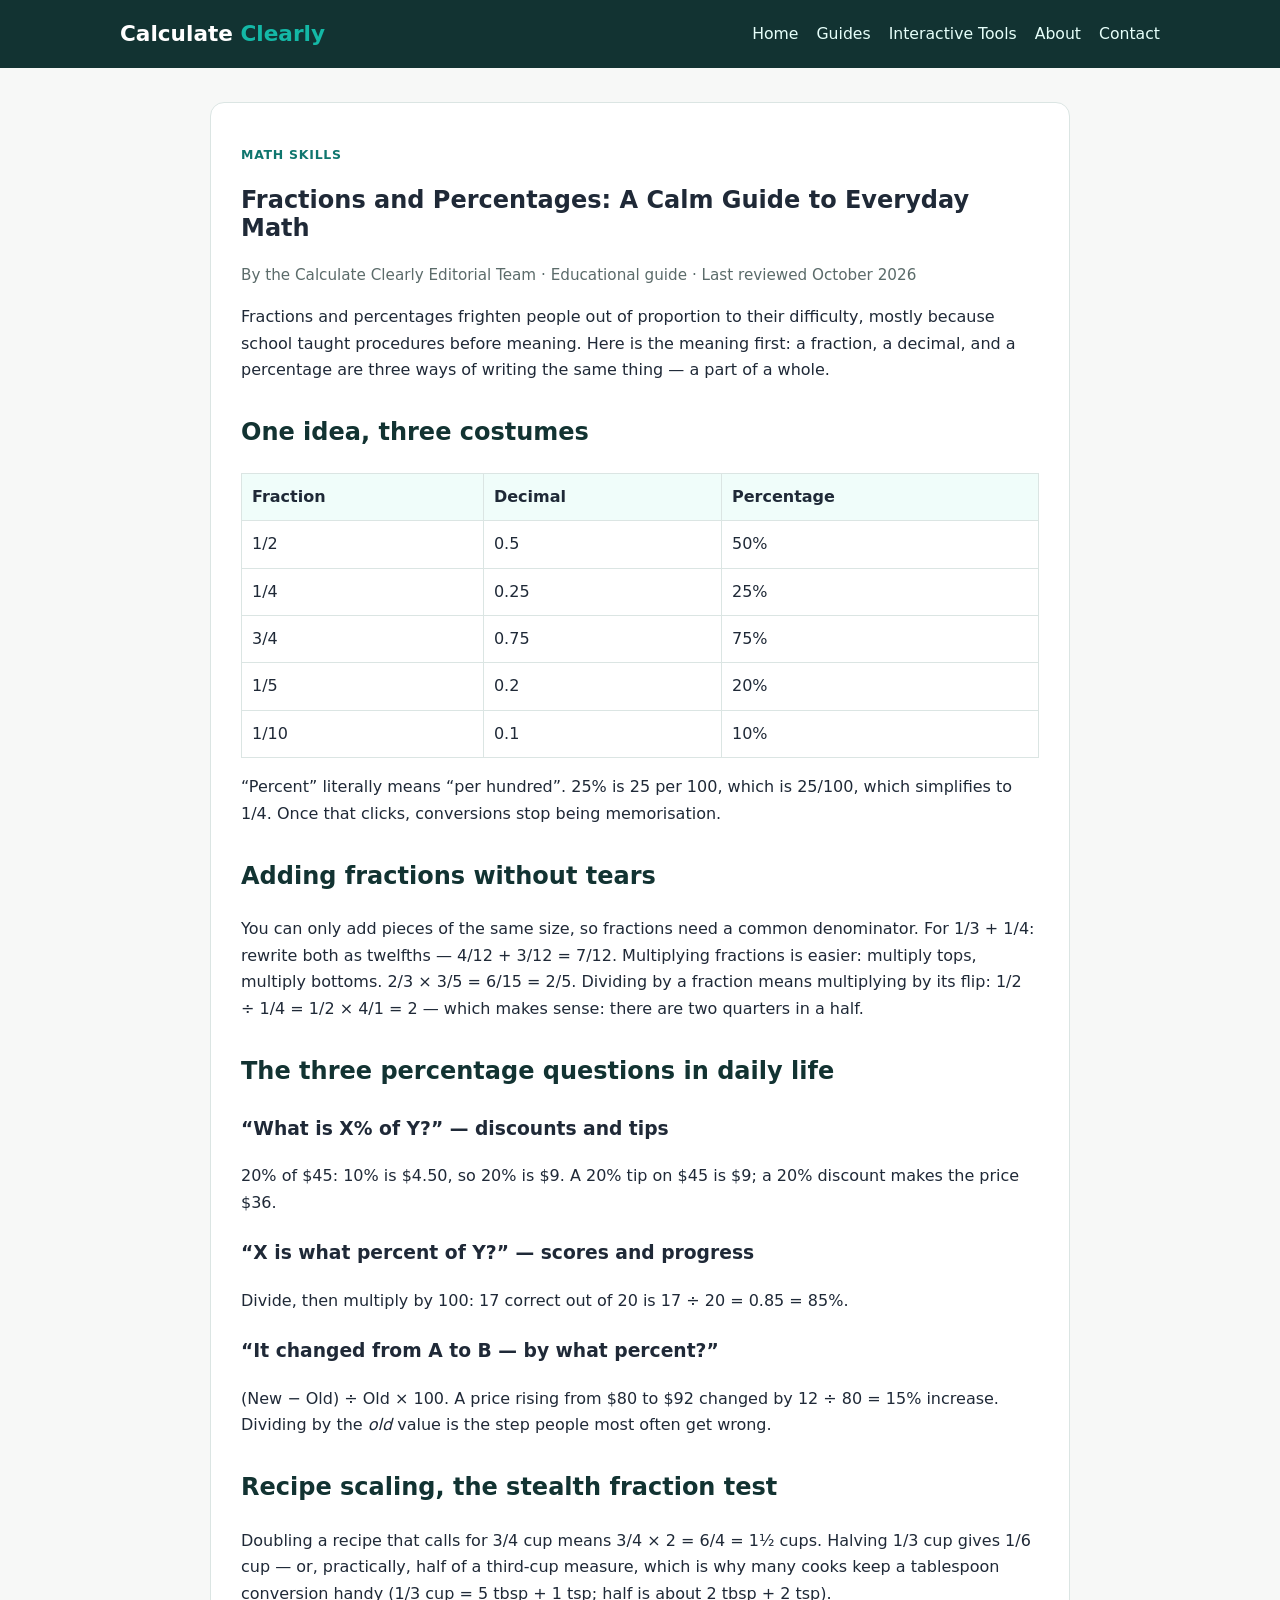
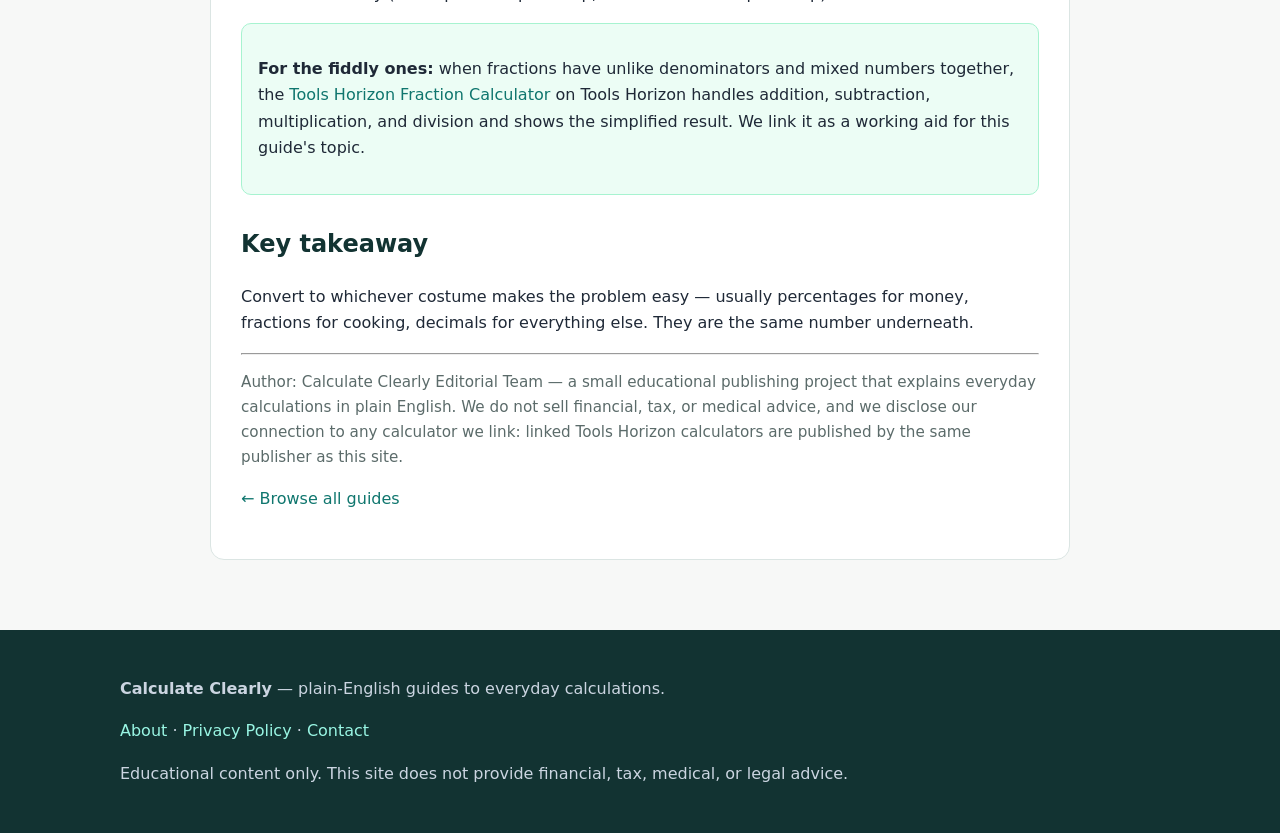
<file: articles/fractions-percentages-everyday-math.html>
<!doctype html>
<html lang="en"><head><meta charset="utf-8"><meta name="viewport" content="width=device-width,initial-scale=1">
<title>Fractions and Percentages: A Calm Guide to Everyday Math | Calculate Clearly</title><meta name="description" content="How fractions, decimals, and percentages are the same idea in three costumes, with discount, tip, and recipe examples you will actually use.">
<meta property="og:title" content="Fractions and Percentages: A Calm Guide to Everyday Math"><meta property="og:description" content="How fractions, decimals, and percentages are the same idea in three costumes, with discount, tip, and recipe examples you will actually use."><meta property="og:type" content="article">
<link rel="stylesheet" href="../style.css"></head><body>
<header><div class="wrap"><div class="nav"><a class="logo" href="../index.html">Calculate <span>Clearly</span></a><nav><a href="../index.html">Home</a><a href="../index.html#guides">Guides</a><a href="../calculators.html">Interactive Tools</a><a href="../about.html">About</a><a href="../contact.html">Contact</a></nav></div></div></header>
<main><div class="wrap"><article>
<p class="tag">Math Skills</p><h1>Fractions and Percentages: A Calm Guide to Everyday Math</h1>
<p class="meta">By the Calculate Clearly Editorial Team · Educational guide · Last reviewed October 2026</p>

<p>Fractions and percentages frighten people out of proportion to their difficulty, mostly because school taught procedures before meaning. Here is the meaning first: a fraction, a decimal, and a percentage are three ways of writing the same thing — a part of a whole.</p>
<h2>One idea, three costumes</h2><table><tr><th>Fraction</th><th>Decimal</th><th>Percentage</th></tr><tr><td>1/2</td><td>0.5</td><td>50%</td></tr><tr><td>1/4</td><td>0.25</td><td>25%</td></tr><tr><td>3/4</td><td>0.75</td><td>75%</td></tr><tr><td>1/5</td><td>0.2</td><td>20%</td></tr><tr><td>1/10</td><td>0.1</td><td>10%</td></tr></table>
<p>“Percent” literally means “per hundred”. 25% is 25 per 100, which is 25/100, which simplifies to 1/4. Once that clicks, conversions stop being memorisation.</p>
<h2>Adding fractions without tears</h2><p>You can only add pieces of the same size, so fractions need a common denominator. For 1/3 + 1/4: rewrite both as twelfths — 4/12 + 3/12 = 7/12. Multiplying fractions is easier: multiply tops, multiply bottoms. 2/3 × 3/5 = 6/15 = 2/5. Dividing by a fraction means multiplying by its flip: 1/2 ÷ 1/4 = 1/2 × 4/1 = 2 — which makes sense: there are two quarters in a half.</p>
<h2>The three percentage questions in daily life</h2><h3>“What is X% of Y?” — discounts and tips</h3><p>20% of $45: 10% is $4.50, so 20% is $9. A 20% tip on $45 is $9; a 20% discount makes the price $36.</p><h3>“X is what percent of Y?” — scores and progress</h3><p>Divide, then multiply by 100: 17 correct out of 20 is 17 ÷ 20 = 0.85 = 85%.</p><h3>“It changed from A to B — by what percent?”</h3><p>(New − Old) ÷ Old × 100. A price rising from $80 to $92 changed by 12 ÷ 80 = 15% increase. Dividing by the <em>old</em> value is the step people most often get wrong.</p>
<h2>Recipe scaling, the stealth fraction test</h2><p>Doubling a recipe that calls for 3/4 cup means 3/4 × 2 = 6/4 = 1½ cups. Halving 1/3 cup gives 1/6 cup — or, practically, half of a third-cup measure, which is why many cooks keep a tablespoon conversion handy (1/3 cup = 5 tbsp + 1 tsp; half is about 2 tbsp + 2 tsp).</p>
<div class="note"><p><strong>For the fiddly ones:</strong> when fractions have unlike denominators and mixed numbers together, the <a href="https://toolshorizon.com/fraction-calculator/" rel="noopener" target="_blank">Tools Horizon Fraction Calculator</a> on Tools Horizon handles addition, subtraction, multiplication, and division and shows the simplified result. We link it as a working aid for this guide's topic.</p></div>
<h2>Key takeaway</h2><p>Convert to whichever costume makes the problem easy — usually percentages for money, fractions for cooking, decimals for everything else. They are the same number underneath.</p>
<hr><p class="meta">Author: Calculate Clearly Editorial Team — a small educational publishing project that explains everyday calculations in plain English. We do not sell financial, tax, or medical advice, and we disclose our connection to any calculator we link: linked Tools Horizon calculators are published by the same publisher as this site.</p>
<p><a href="../index.html#guides">← Browse all guides</a></p>
</article></div></main>
<footer><div class="wrap"><p><strong>Calculate Clearly</strong> — plain-English guides to everyday calculations.</p><p><a href="../about.html">About</a> · <a href="../privacy.html">Privacy Policy</a> · <a href="../contact.html">Contact</a></p><p>Educational content only. This site does not provide financial, tax, medical, or legal advice.</p></div></footer>
<script src="../script.js"></script></body></html>
</file>
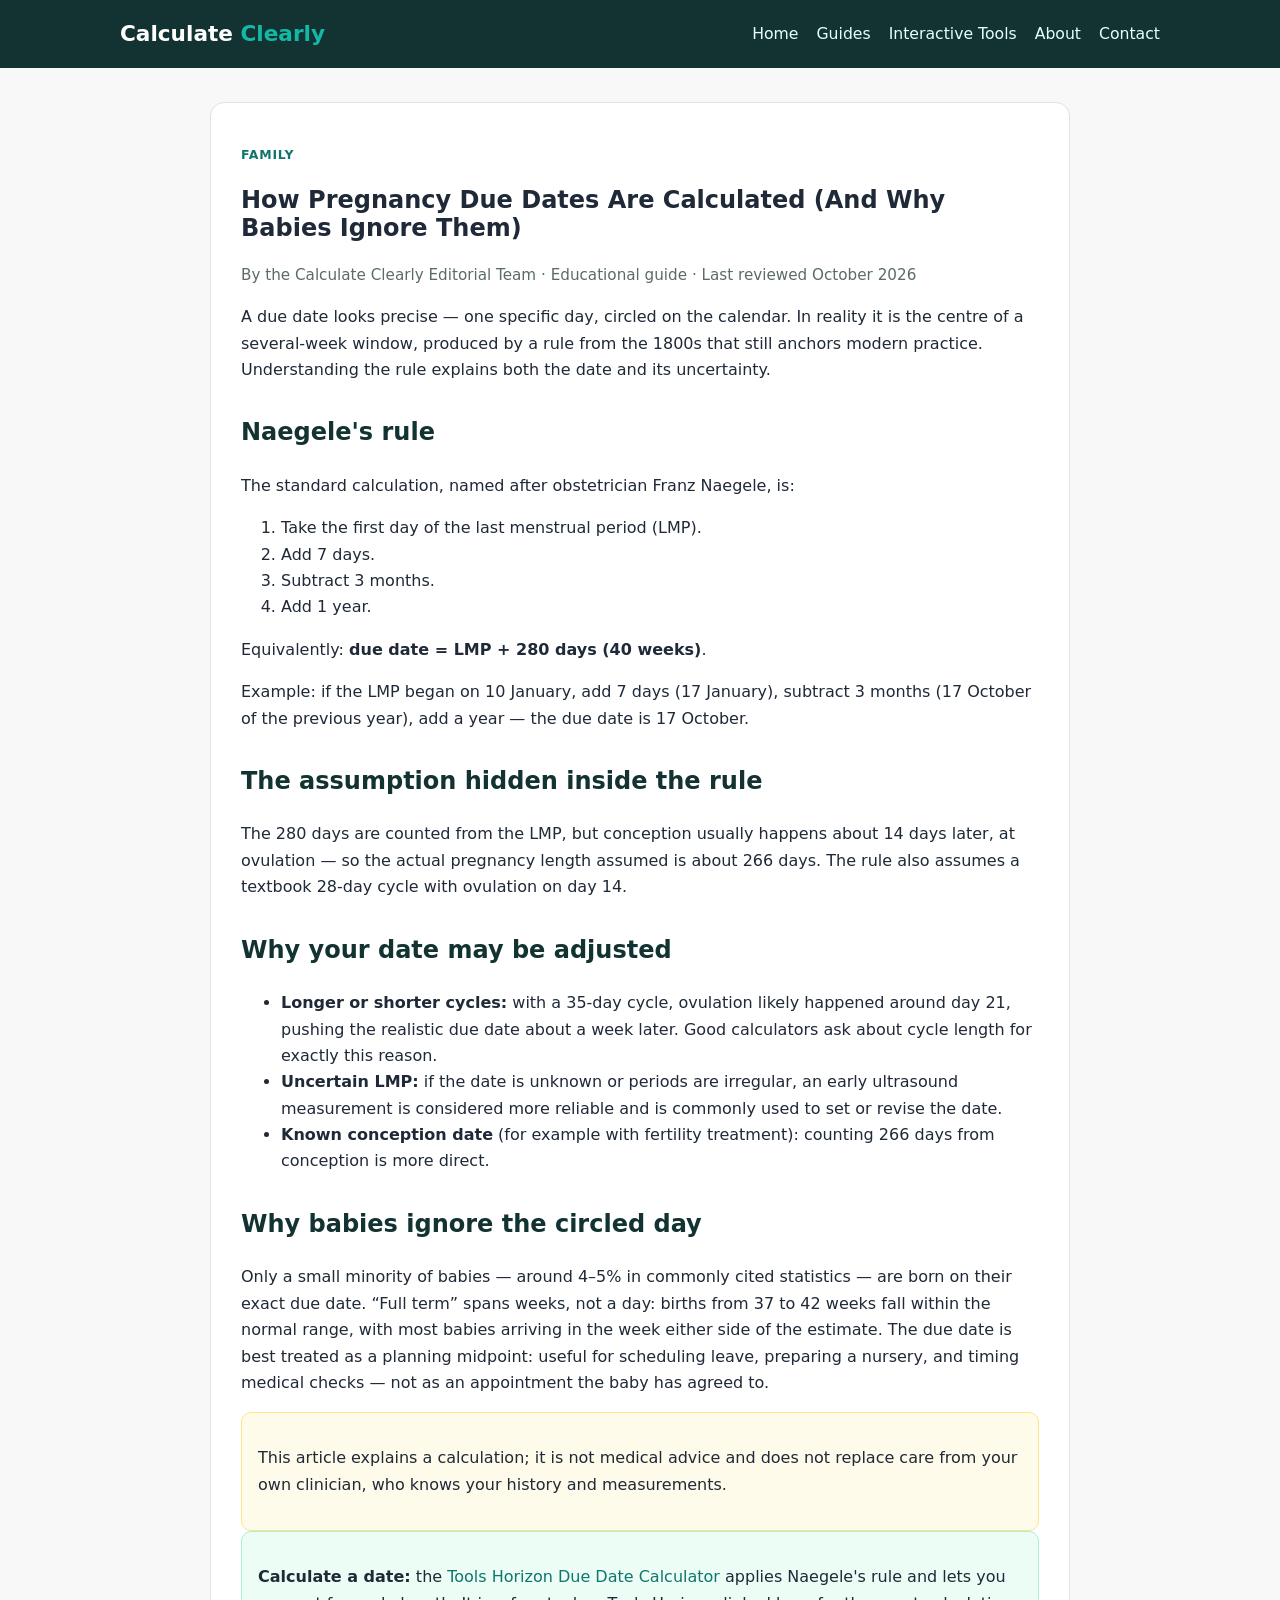
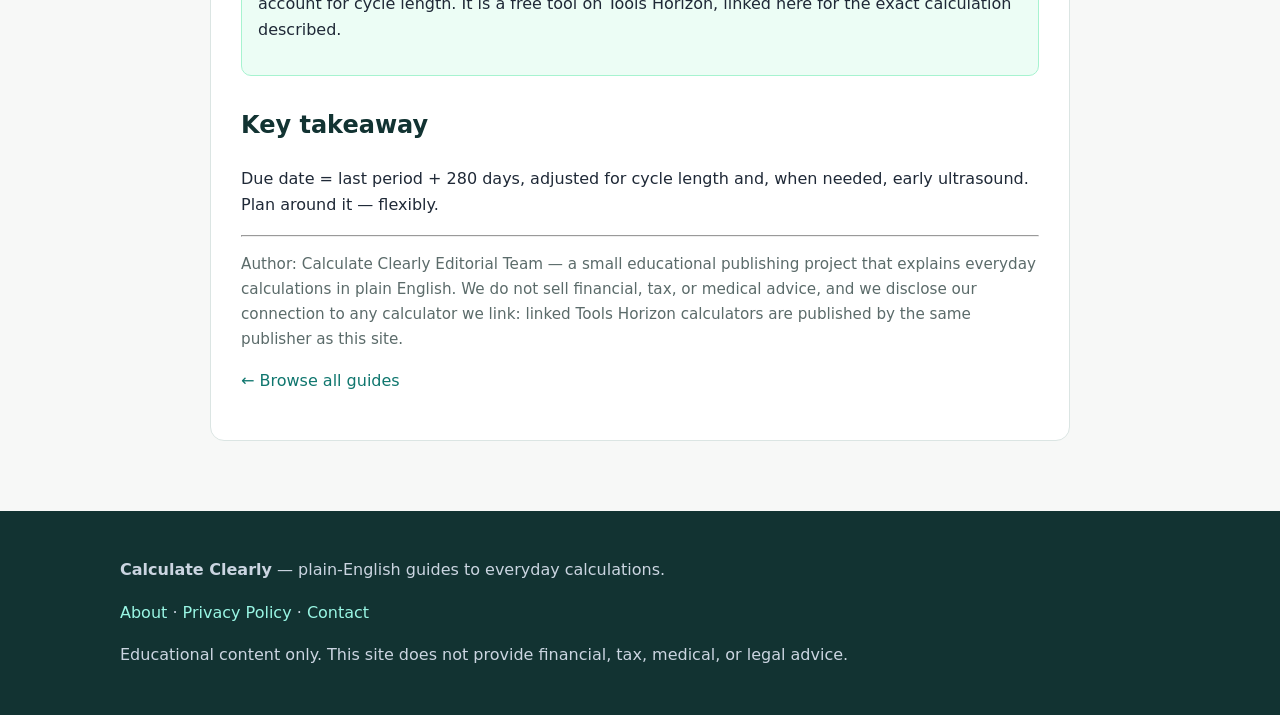
<file: articles/how-due-date-calculation-works.html>
<!doctype html>
<html lang="en"><head><meta charset="utf-8"><meta name="viewport" content="width=device-width,initial-scale=1">
<title>How Pregnancy Due Dates Are Calculated (And Why Babies Ignore Them) | Calculate Clearly</title><meta name="description" content="Naegele&#x27;s rule explained: add 280 days from the last period, why cycle length changes the result, and why only a small minority of babies arrive on the day.">
<meta property="og:title" content="How Pregnancy Due Dates Are Calculated (And Why Babies Ignore Them)"><meta property="og:description" content="Naegele&#x27;s rule explained: add 280 days from the last period, why cycle length changes the result, and why only a small minority of babies arrive on the day."><meta property="og:type" content="article">
<link rel="stylesheet" href="../style.css"></head><body>
<header><div class="wrap"><div class="nav"><a class="logo" href="../index.html">Calculate <span>Clearly</span></a><nav><a href="../index.html">Home</a><a href="../index.html#guides">Guides</a><a href="../calculators.html">Interactive Tools</a><a href="../about.html">About</a><a href="../contact.html">Contact</a></nav></div></div></header>
<main><div class="wrap"><article>
<p class="tag">Family</p><h1>How Pregnancy Due Dates Are Calculated (And Why Babies Ignore Them)</h1>
<p class="meta">By the Calculate Clearly Editorial Team · Educational guide · Last reviewed October 2026</p>

<p>A due date looks precise — one specific day, circled on the calendar. In reality it is the centre of a several-week window, produced by a rule from the 1800s that still anchors modern practice. Understanding the rule explains both the date and its uncertainty.</p>
<h2>Naegele's rule</h2><p>The standard calculation, named after obstetrician Franz Naegele, is:</p><ol><li>Take the first day of the last menstrual period (LMP).</li><li>Add 7 days.</li><li>Subtract 3 months.</li><li>Add 1 year.</li></ol><p>Equivalently: <strong>due date = LMP + 280 days (40 weeks)</strong>.</p><p>Example: if the LMP began on 10 January, add 7 days (17 January), subtract 3 months (17 October of the previous year), add a year — the due date is 17 October.</p>
<h2>The assumption hidden inside the rule</h2><p>The 280 days are counted from the LMP, but conception usually happens about 14 days later, at ovulation — so the actual pregnancy length assumed is about 266 days. The rule also assumes a textbook 28-day cycle with ovulation on day 14.</p>
<h2>Why your date may be adjusted</h2><ul><li><strong>Longer or shorter cycles:</strong> with a 35-day cycle, ovulation likely happened around day 21, pushing the realistic due date about a week later. Good calculators ask about cycle length for exactly this reason.</li><li><strong>Uncertain LMP:</strong> if the date is unknown or periods are irregular, an early ultrasound measurement is considered more reliable and is commonly used to set or revise the date.</li><li><strong>Known conception date</strong> (for example with fertility treatment): counting 266 days from conception is more direct.</li></ul>
<h2>Why babies ignore the circled day</h2><p>Only a small minority of babies — around 4–5% in commonly cited statistics — are born on their exact due date. “Full term” spans weeks, not a day: births from 37 to 42 weeks fall within the normal range, with most babies arriving in the week either side of the estimate. The due date is best treated as a planning midpoint: useful for scheduling leave, preparing a nursery, and timing medical checks — not as an appointment the baby has agreed to.</p>
<div class="warn"><p>This article explains a calculation; it is not medical advice and does not replace care from your own clinician, who knows your history and measurements.</p></div>
<div class="note"><p><strong>Calculate a date:</strong> the <a href="https://toolshorizon.com/due-date-calculator/" rel="noopener" target="_blank">Tools Horizon Due Date Calculator</a> applies Naegele's rule and lets you account for cycle length. It is a free tool on Tools Horizon, linked here for the exact calculation described.</p></div>
<h2>Key takeaway</h2><p>Due date = last period + 280 days, adjusted for cycle length and, when needed, early ultrasound. Plan around it — flexibly.</p>
<hr><p class="meta">Author: Calculate Clearly Editorial Team — a small educational publishing project that explains everyday calculations in plain English. We do not sell financial, tax, or medical advice, and we disclose our connection to any calculator we link: linked Tools Horizon calculators are published by the same publisher as this site.</p>
<p><a href="../index.html#guides">← Browse all guides</a></p>
</article></div></main>
<footer><div class="wrap"><p><strong>Calculate Clearly</strong> — plain-English guides to everyday calculations.</p><p><a href="../about.html">About</a> · <a href="../privacy.html">Privacy Policy</a> · <a href="../contact.html">Contact</a></p><p>Educational content only. This site does not provide financial, tax, medical, or legal advice.</p></div></footer>
<script src="../script.js"></script></body></html>
</file>
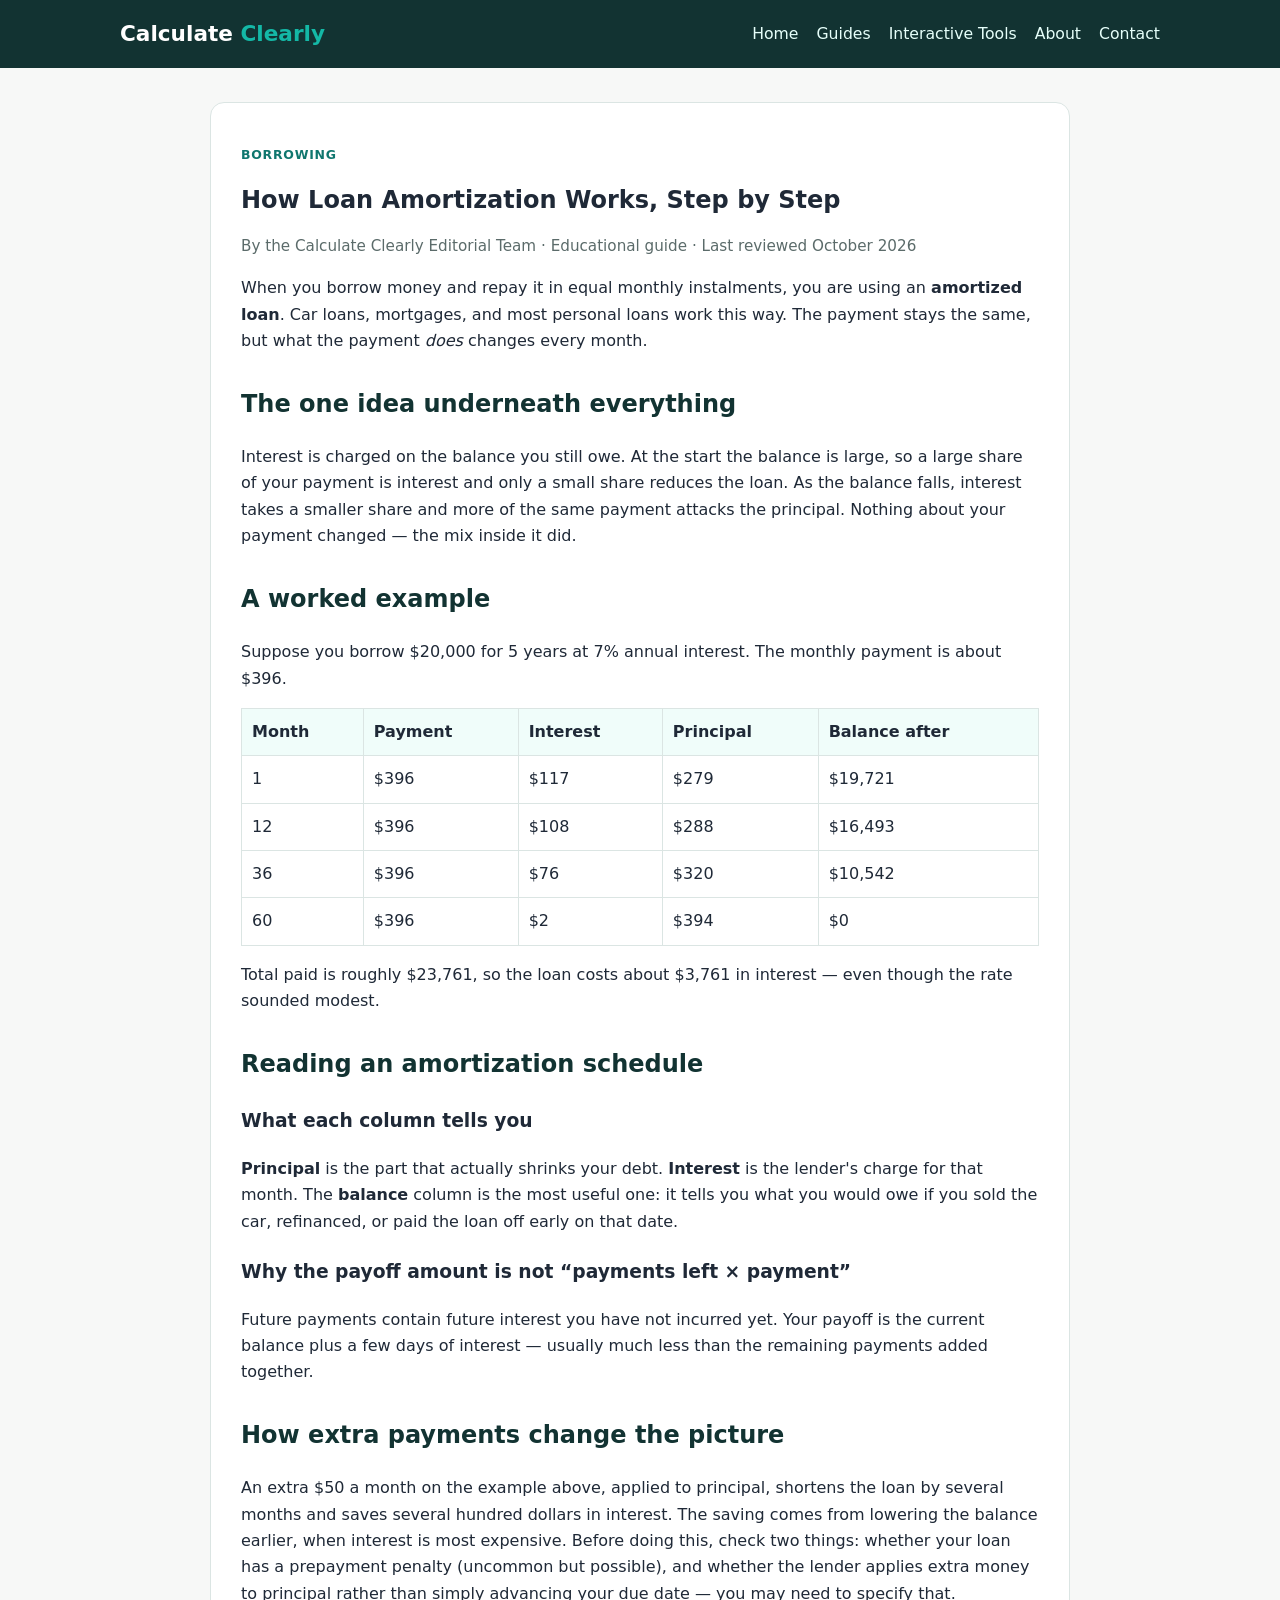
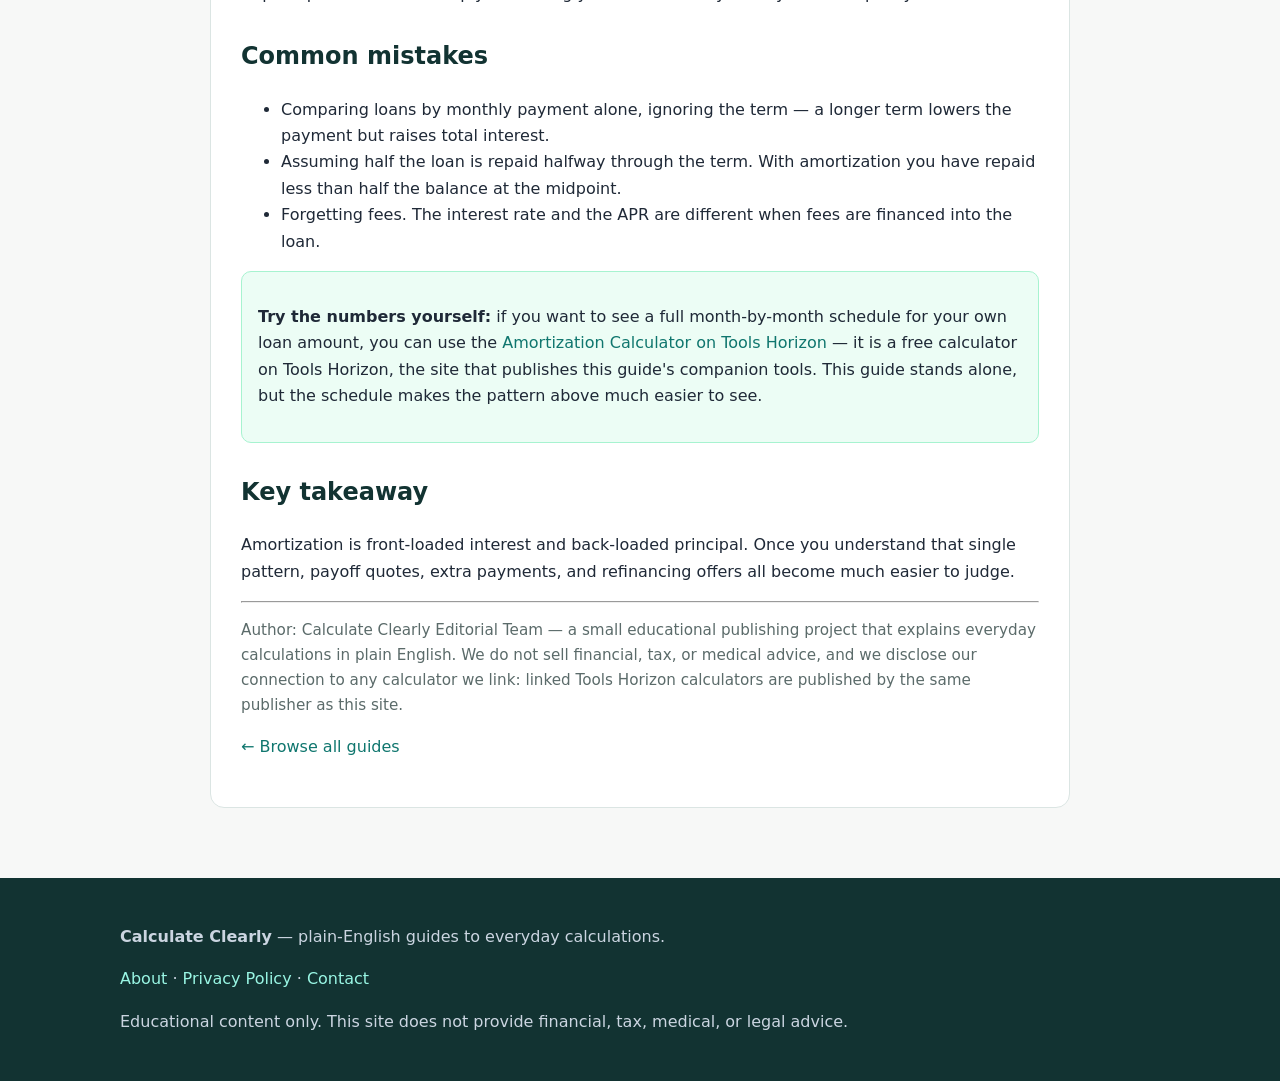
<file: articles/how-loan-amortization-works.html>
<!doctype html>
<html lang="en"><head><meta charset="utf-8"><meta name="viewport" content="width=device-width,initial-scale=1">
<title>How Loan Amortization Works, Step by Step | Calculate Clearly</title><meta name="description" content="Amortization explained in plain English: why early payments are mostly interest, how the balance falls, and how extra payments change the schedule.">
<meta property="og:title" content="How Loan Amortization Works, Step by Step"><meta property="og:description" content="Amortization explained in plain English: why early payments are mostly interest, how the balance falls, and how extra payments change the schedule."><meta property="og:type" content="article">
<link rel="stylesheet" href="../style.css"></head><body>
<header><div class="wrap"><div class="nav"><a class="logo" href="../index.html">Calculate <span>Clearly</span></a><nav><a href="../index.html">Home</a><a href="../index.html#guides">Guides</a><a href="../calculators.html">Interactive Tools</a><a href="../about.html">About</a><a href="../contact.html">Contact</a></nav></div></div></header>
<main><div class="wrap"><article>
<p class="tag">Borrowing</p><h1>How Loan Amortization Works, Step by Step</h1>
<p class="meta">By the Calculate Clearly Editorial Team · Educational guide · Last reviewed October 2026</p>

<p>When you borrow money and repay it in equal monthly instalments, you are using an <strong>amortized loan</strong>. Car loans, mortgages, and most personal loans work this way. The payment stays the same, but what the payment <em>does</em> changes every month.</p>
<h2>The one idea underneath everything</h2><p>Interest is charged on the balance you still owe. At the start the balance is large, so a large share of your payment is interest and only a small share reduces the loan. As the balance falls, interest takes a smaller share and more of the same payment attacks the principal. Nothing about your payment changed — the mix inside it did.</p>
<h2>A worked example</h2><p>Suppose you borrow $20,000 for 5 years at 7% annual interest. The monthly payment is about $396.</p>
<table><tr><th>Month</th><th>Payment</th><th>Interest</th><th>Principal</th><th>Balance after</th></tr>
<tr><td>1</td><td>$396</td><td>$117</td><td>$279</td><td>$19,721</td></tr>
<tr><td>12</td><td>$396</td><td>$108</td><td>$288</td><td>$16,493</td></tr>
<tr><td>36</td><td>$396</td><td>$76</td><td>$320</td><td>$10,542</td></tr>
<tr><td>60</td><td>$396</td><td>$2</td><td>$394</td><td>$0</td></tr></table>
<p>Total paid is roughly $23,761, so the loan costs about $3,761 in interest — even though the rate sounded modest.</p>
<h2>Reading an amortization schedule</h2><h3>What each column tells you</h3><p><strong>Principal</strong> is the part that actually shrinks your debt. <strong>Interest</strong> is the lender's charge for that month. The <strong>balance</strong> column is the most useful one: it tells you what you would owe if you sold the car, refinanced, or paid the loan off early on that date.</p>
<h3>Why the payoff amount is not “payments left × payment”</h3><p>Future payments contain future interest you have not incurred yet. Your payoff is the current balance plus a few days of interest — usually much less than the remaining payments added together.</p>
<h2>How extra payments change the picture</h2><p>An extra $50 a month on the example above, applied to principal, shortens the loan by several months and saves several hundred dollars in interest. The saving comes from lowering the balance earlier, when interest is most expensive. Before doing this, check two things: whether your loan has a prepayment penalty (uncommon but possible), and whether the lender applies extra money to principal rather than simply advancing your due date — you may need to specify that.</p>
<h2>Common mistakes</h2><ul><li>Comparing loans by monthly payment alone, ignoring the term — a longer term lowers the payment but raises total interest.</li><li>Assuming half the loan is repaid halfway through the term. With amortization you have repaid less than half the balance at the midpoint.</li><li>Forgetting fees. The interest rate and the APR are different when fees are financed into the loan.</li></ul>
<div class="note"><p><strong>Try the numbers yourself:</strong> if you want to see a full month-by-month schedule for your own loan amount, you can use the <a href="https://toolshorizon.com/amortization-calculator/" rel="noopener" target="_blank">Amortization Calculator on Tools Horizon</a> — it is a free calculator on Tools Horizon, the site that publishes this guide's companion tools. This guide stands alone, but the schedule makes the pattern above much easier to see.</p></div>
<h2>Key takeaway</h2><p>Amortization is front-loaded interest and back-loaded principal. Once you understand that single pattern, payoff quotes, extra payments, and refinancing offers all become much easier to judge.</p>
<hr><p class="meta">Author: Calculate Clearly Editorial Team — a small educational publishing project that explains everyday calculations in plain English. We do not sell financial, tax, or medical advice, and we disclose our connection to any calculator we link: linked Tools Horizon calculators are published by the same publisher as this site.</p>
<p><a href="../index.html#guides">← Browse all guides</a></p>
</article></div></main>
<footer><div class="wrap"><p><strong>Calculate Clearly</strong> — plain-English guides to everyday calculations.</p><p><a href="../about.html">About</a> · <a href="../privacy.html">Privacy Policy</a> · <a href="../contact.html">Contact</a></p><p>Educational content only. This site does not provide financial, tax, medical, or legal advice.</p></div></footer>
<script src="../script.js"></script></body></html>
</file>
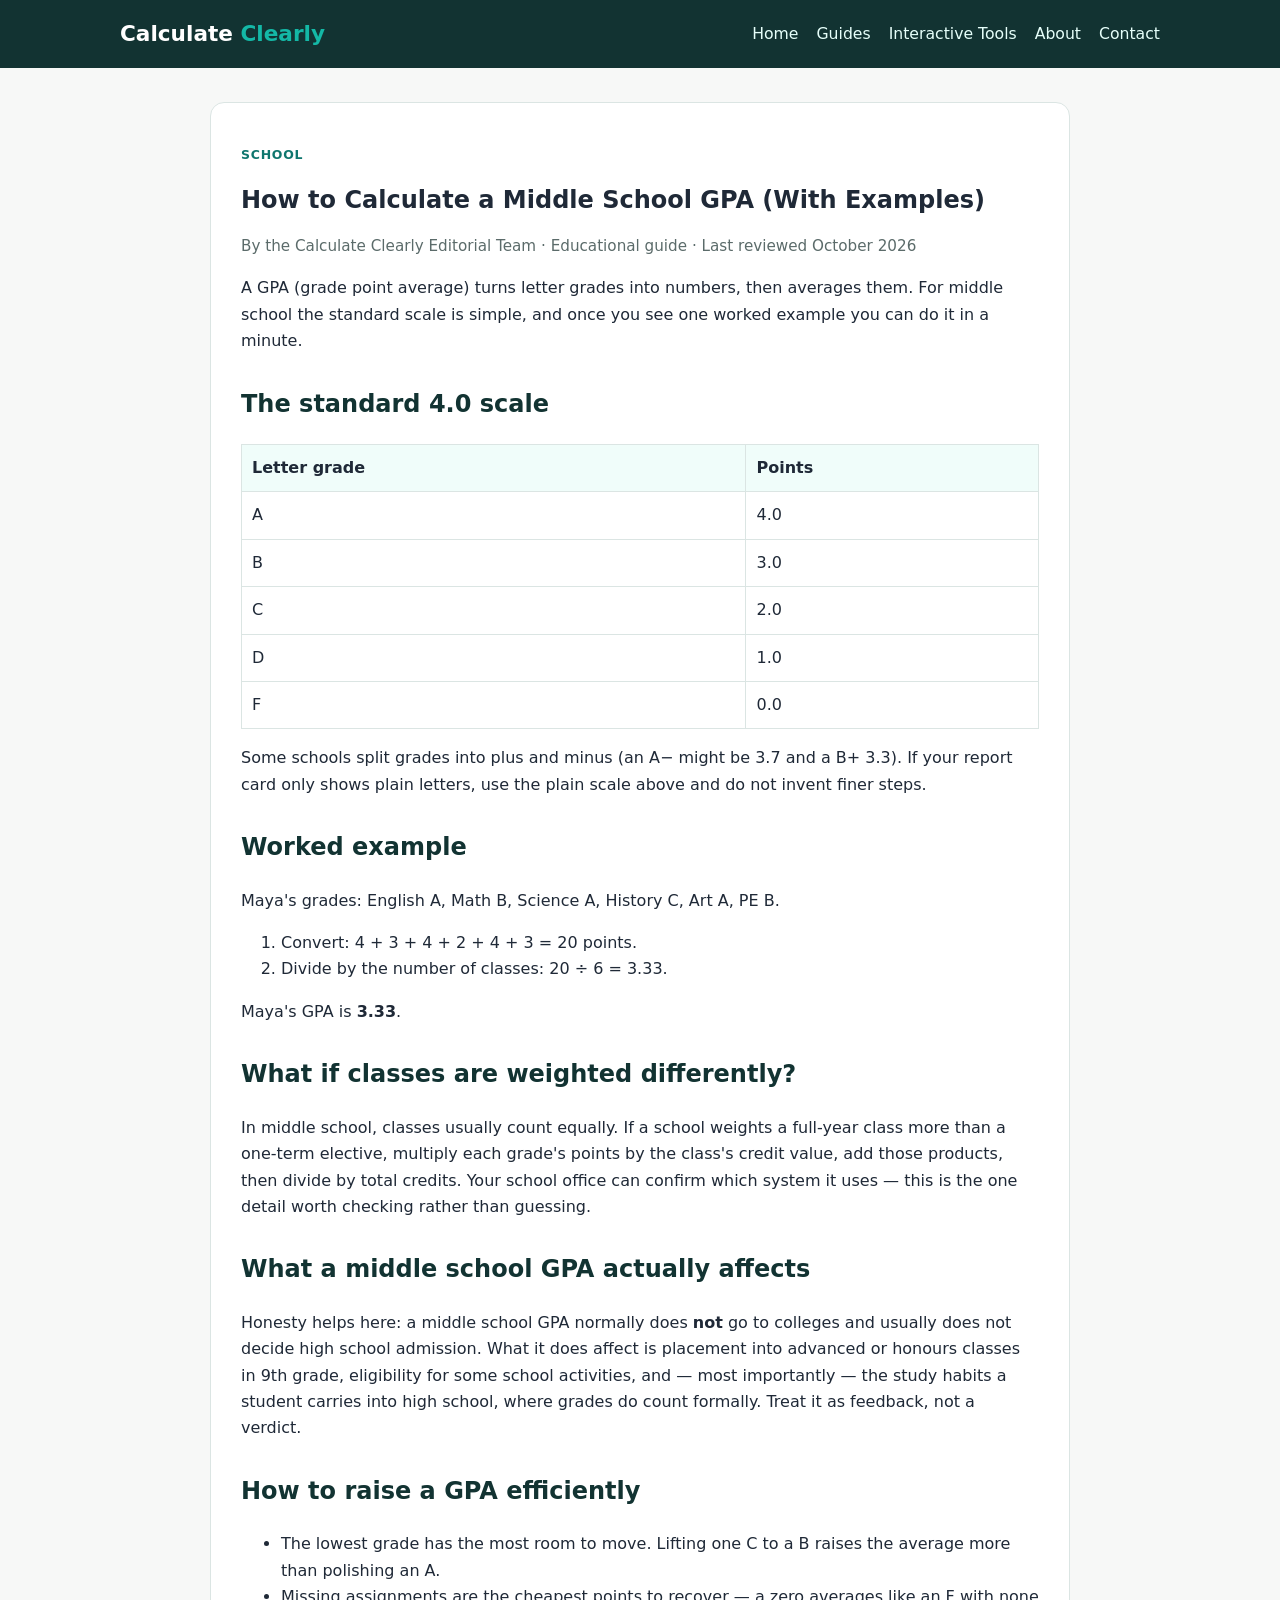
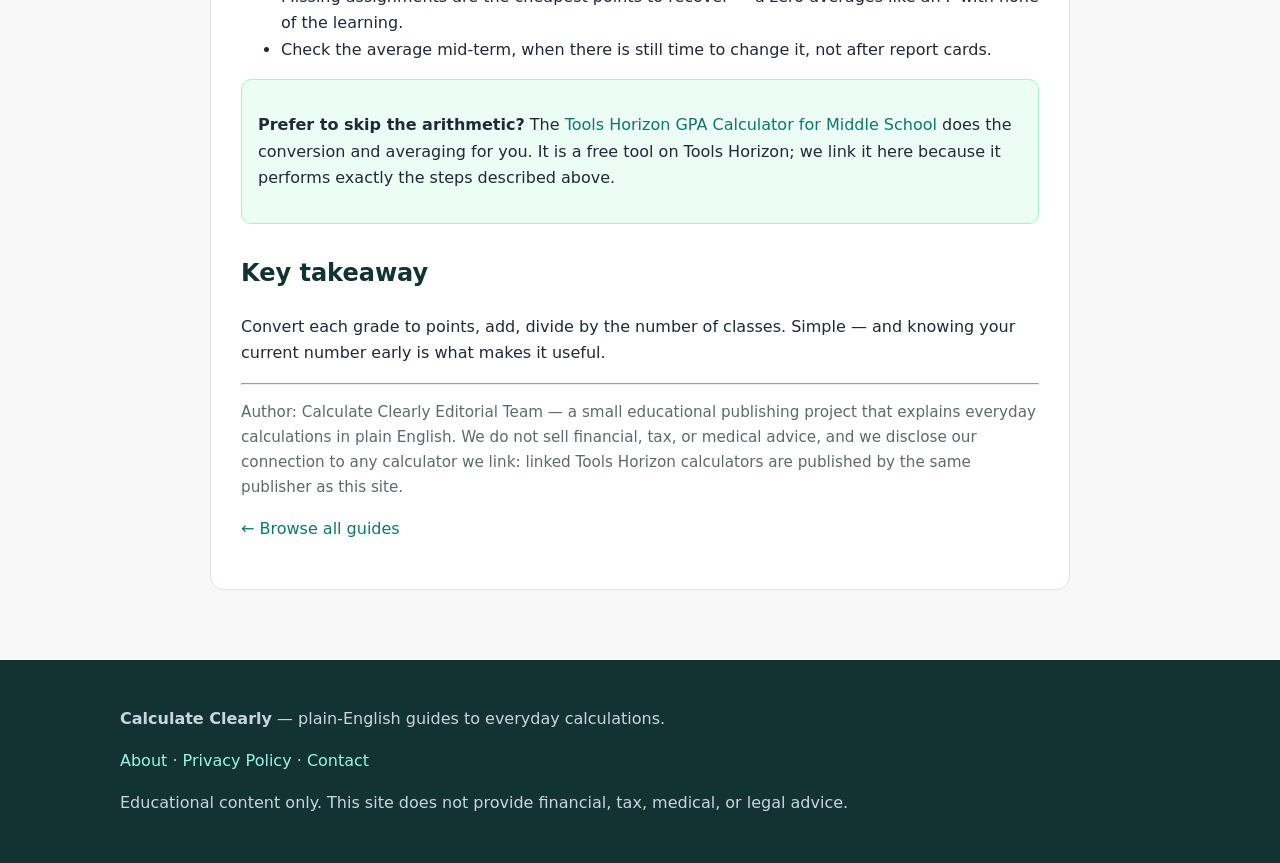
<file: articles/how-to-calculate-gpa-middle-school.html>
<!doctype html>
<html lang="en"><head><meta charset="utf-8"><meta name="viewport" content="width=device-width,initial-scale=1">
<title>How to Calculate a Middle School GPA (With Examples) | Calculate Clearly</title><meta name="description" content="Convert letter grades to a 4.0 scale, average them correctly, and understand what a middle school GPA does — and does not — affect.">
<meta property="og:title" content="How to Calculate a Middle School GPA (With Examples)"><meta property="og:description" content="Convert letter grades to a 4.0 scale, average them correctly, and understand what a middle school GPA does — and does not — affect."><meta property="og:type" content="article">
<link rel="stylesheet" href="../style.css"></head><body>
<header><div class="wrap"><div class="nav"><a class="logo" href="../index.html">Calculate <span>Clearly</span></a><nav><a href="../index.html">Home</a><a href="../index.html#guides">Guides</a><a href="../calculators.html">Interactive Tools</a><a href="../about.html">About</a><a href="../contact.html">Contact</a></nav></div></div></header>
<main><div class="wrap"><article>
<p class="tag">School</p><h1>How to Calculate a Middle School GPA (With Examples)</h1>
<p class="meta">By the Calculate Clearly Editorial Team · Educational guide · Last reviewed October 2026</p>

<p>A GPA (grade point average) turns letter grades into numbers, then averages them. For middle school the standard scale is simple, and once you see one worked example you can do it in a minute.</p>
<h2>The standard 4.0 scale</h2><table><tr><th>Letter grade</th><th>Points</th></tr><tr><td>A</td><td>4.0</td></tr><tr><td>B</td><td>3.0</td></tr><tr><td>C</td><td>2.0</td></tr><tr><td>D</td><td>1.0</td></tr><tr><td>F</td><td>0.0</td></tr></table>
<p>Some schools split grades into plus and minus (an A− might be 3.7 and a B+ 3.3). If your report card only shows plain letters, use the plain scale above and do not invent finer steps.</p>
<h2>Worked example</h2><p>Maya's grades: English A, Math B, Science A, History C, Art A, PE B.</p><ol><li>Convert: 4 + 3 + 4 + 2 + 4 + 3 = 20 points.</li><li>Divide by the number of classes: 20 ÷ 6 = 3.33.</li></ol><p>Maya's GPA is <strong>3.33</strong>.</p>
<h2>What if classes are weighted differently?</h2><p>In middle school, classes usually count equally. If a school weights a full-year class more than a one-term elective, multiply each grade's points by the class's credit value, add those products, then divide by total credits. Your school office can confirm which system it uses — this is the one detail worth checking rather than guessing.</p>
<h2>What a middle school GPA actually affects</h2><p>Honesty helps here: a middle school GPA normally does <strong>not</strong> go to colleges and usually does not decide high school admission. What it does affect is placement into advanced or honours classes in 9th grade, eligibility for some school activities, and — most importantly — the study habits a student carries into high school, where grades do count formally. Treat it as feedback, not a verdict.</p>
<h2>How to raise a GPA efficiently</h2><ul><li>The lowest grade has the most room to move. Lifting one C to a B raises the average more than polishing an A.</li><li>Missing assignments are the cheapest points to recover — a zero averages like an F with none of the learning.</li><li>Check the average mid-term, when there is still time to change it, not after report cards.</li></ul>
<div class="note"><p><strong>Prefer to skip the arithmetic?</strong> The <a href="https://toolshorizon.com/gpa-calculator-middle-school/" rel="noopener" target="_blank">Tools Horizon GPA Calculator for Middle School</a> does the conversion and averaging for you. It is a free tool on Tools Horizon; we link it here because it performs exactly the steps described above.</p></div>
<h2>Key takeaway</h2><p>Convert each grade to points, add, divide by the number of classes. Simple — and knowing your current number early is what makes it useful.</p>
<hr><p class="meta">Author: Calculate Clearly Editorial Team — a small educational publishing project that explains everyday calculations in plain English. We do not sell financial, tax, or medical advice, and we disclose our connection to any calculator we link: linked Tools Horizon calculators are published by the same publisher as this site.</p>
<p><a href="../index.html#guides">← Browse all guides</a></p>
</article></div></main>
<footer><div class="wrap"><p><strong>Calculate Clearly</strong> — plain-English guides to everyday calculations.</p><p><a href="../about.html">About</a> · <a href="../privacy.html">Privacy Policy</a> · <a href="../contact.html">Contact</a></p><p>Educational content only. This site does not provide financial, tax, medical, or legal advice.</p></div></footer>
<script src="../script.js"></script></body></html>
</file>
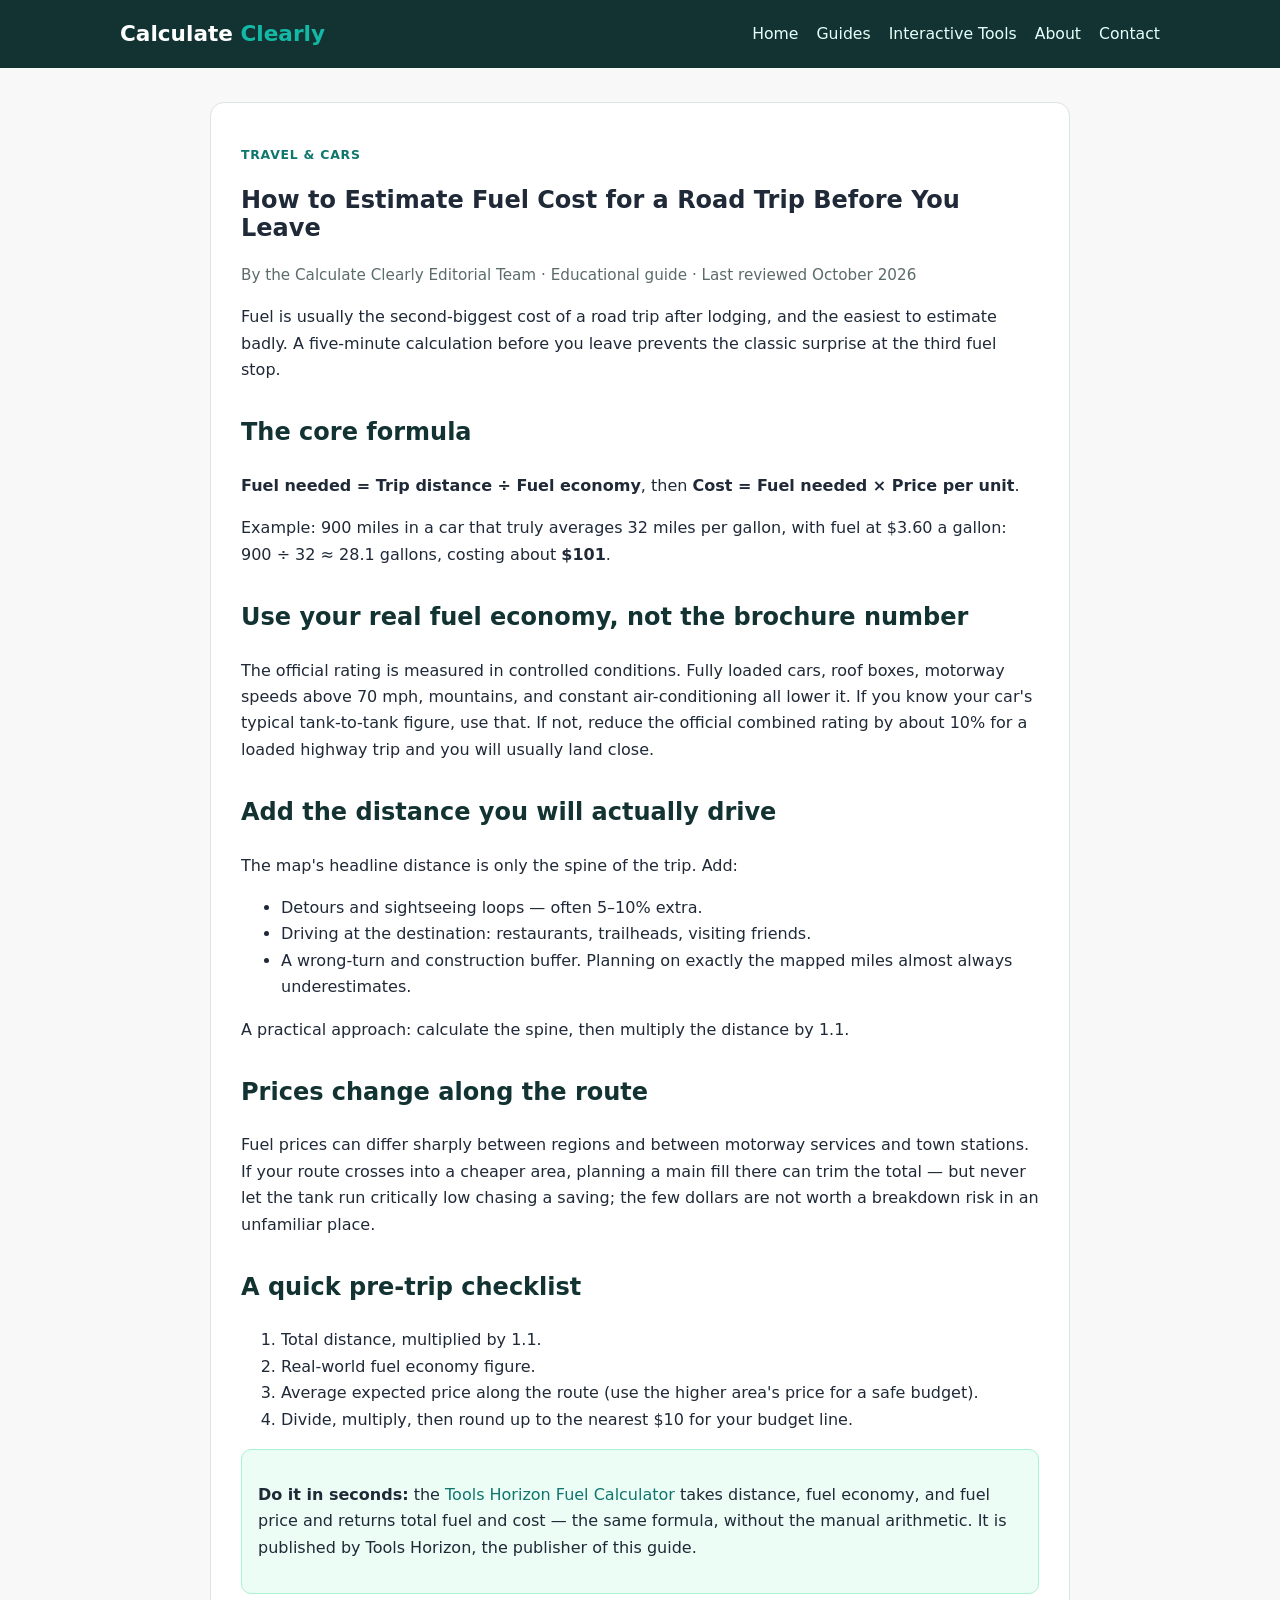
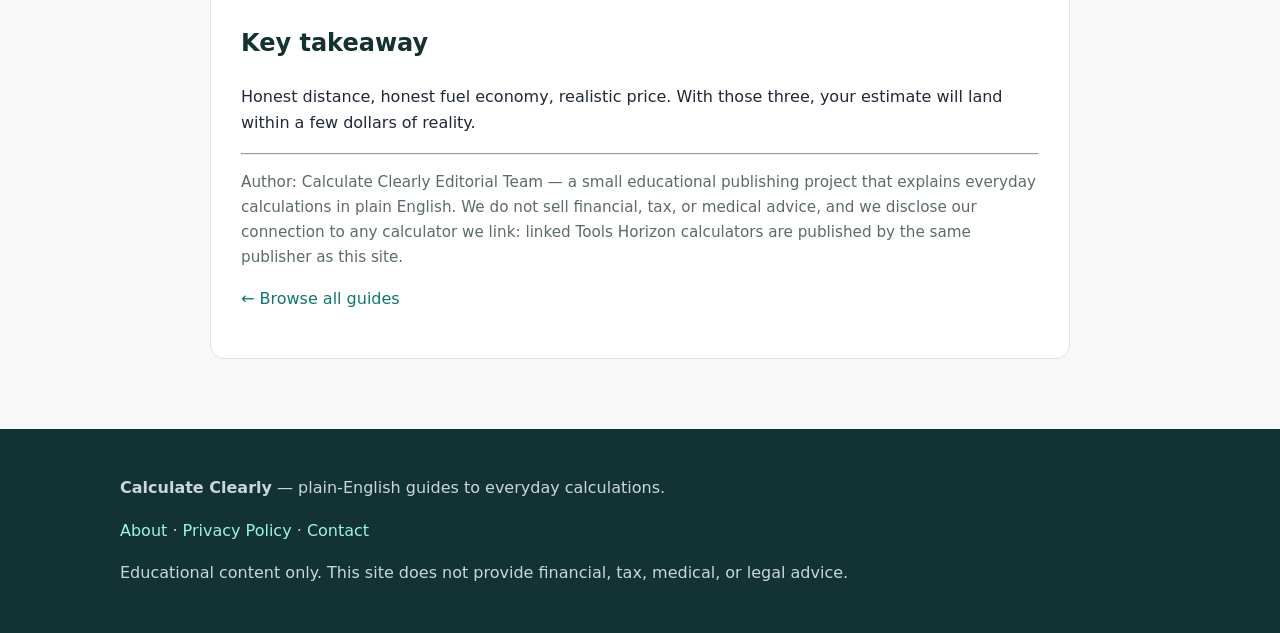
<file: articles/plan-road-trip-fuel-cost.html>
<!doctype html>
<html lang="en"><head><meta charset="utf-8"><meta name="viewport" content="width=device-width,initial-scale=1">
<title>How to Estimate Fuel Cost for a Road Trip Before You Leave | Calculate Clearly</title><meta name="description" content="A practical fuel-cost planning method: distance, real fuel economy, local prices, and the detours and air-conditioning that change the total.">
<meta property="og:title" content="How to Estimate Fuel Cost for a Road Trip Before You Leave"><meta property="og:description" content="A practical fuel-cost planning method: distance, real fuel economy, local prices, and the detours and air-conditioning that change the total."><meta property="og:type" content="article">
<link rel="stylesheet" href="../style.css"></head><body>
<header><div class="wrap"><div class="nav"><a class="logo" href="../index.html">Calculate <span>Clearly</span></a><nav><a href="../index.html">Home</a><a href="../index.html#guides">Guides</a><a href="../calculators.html">Interactive Tools</a><a href="../about.html">About</a><a href="../contact.html">Contact</a></nav></div></div></header>
<main><div class="wrap"><article>
<p class="tag">Travel & Cars</p><h1>How to Estimate Fuel Cost for a Road Trip Before You Leave</h1>
<p class="meta">By the Calculate Clearly Editorial Team · Educational guide · Last reviewed October 2026</p>

<p>Fuel is usually the second-biggest cost of a road trip after lodging, and the easiest to estimate badly. A five-minute calculation before you leave prevents the classic surprise at the third fuel stop.</p>
<h2>The core formula</h2><p><strong>Fuel needed = Trip distance ÷ Fuel economy</strong>, then <strong>Cost = Fuel needed × Price per unit</strong>.</p><p>Example: 900 miles in a car that truly averages 32 miles per gallon, with fuel at $3.60 a gallon: 900 ÷ 32 ≈ 28.1 gallons, costing about <strong>$101</strong>.</p>
<h2>Use your real fuel economy, not the brochure number</h2><p>The official rating is measured in controlled conditions. Fully loaded cars, roof boxes, motorway speeds above 70 mph, mountains, and constant air-conditioning all lower it. If you know your car's typical tank-to-tank figure, use that. If not, reduce the official combined rating by about 10% for a loaded highway trip and you will usually land close.</p>
<h2>Add the distance you will actually drive</h2><p>The map's headline distance is only the spine of the trip. Add:</p><ul><li>Detours and sightseeing loops — often 5–10% extra.</li><li>Driving at the destination: restaurants, trailheads, visiting friends.</li><li>A wrong-turn and construction buffer. Planning on exactly the mapped miles almost always underestimates.</li></ul><p>A practical approach: calculate the spine, then multiply the distance by 1.1.</p>
<h2>Prices change along the route</h2><p>Fuel prices can differ sharply between regions and between motorway services and town stations. If your route crosses into a cheaper area, planning a main fill there can trim the total — but never let the tank run critically low chasing a saving; the few dollars are not worth a breakdown risk in an unfamiliar place.</p>
<h2>A quick pre-trip checklist</h2><ol><li>Total distance, multiplied by 1.1.</li><li>Real-world fuel economy figure.</li><li>Average expected price along the route (use the higher area's price for a safe budget).</li><li>Divide, multiply, then round up to the nearest $10 for your budget line.</li></ol>
<div class="note"><p><strong>Do it in seconds:</strong> the <a href="https://toolshorizon.com/fuel-calculator/" rel="noopener" target="_blank">Tools Horizon Fuel Calculator</a> takes distance, fuel economy, and fuel price and returns total fuel and cost — the same formula, without the manual arithmetic. It is published by Tools Horizon, the publisher of this guide.</p></div>
<h2>Key takeaway</h2><p>Honest distance, honest fuel economy, realistic price. With those three, your estimate will land within a few dollars of reality.</p>
<hr><p class="meta">Author: Calculate Clearly Editorial Team — a small educational publishing project that explains everyday calculations in plain English. We do not sell financial, tax, or medical advice, and we disclose our connection to any calculator we link: linked Tools Horizon calculators are published by the same publisher as this site.</p>
<p><a href="../index.html#guides">← Browse all guides</a></p>
</article></div></main>
<footer><div class="wrap"><p><strong>Calculate Clearly</strong> — plain-English guides to everyday calculations.</p><p><a href="../about.html">About</a> · <a href="../privacy.html">Privacy Policy</a> · <a href="../contact.html">Contact</a></p><p>Educational content only. This site does not provide financial, tax, medical, or legal advice.</p></div></footer>
<script src="../script.js"></script></body></html>
</file>
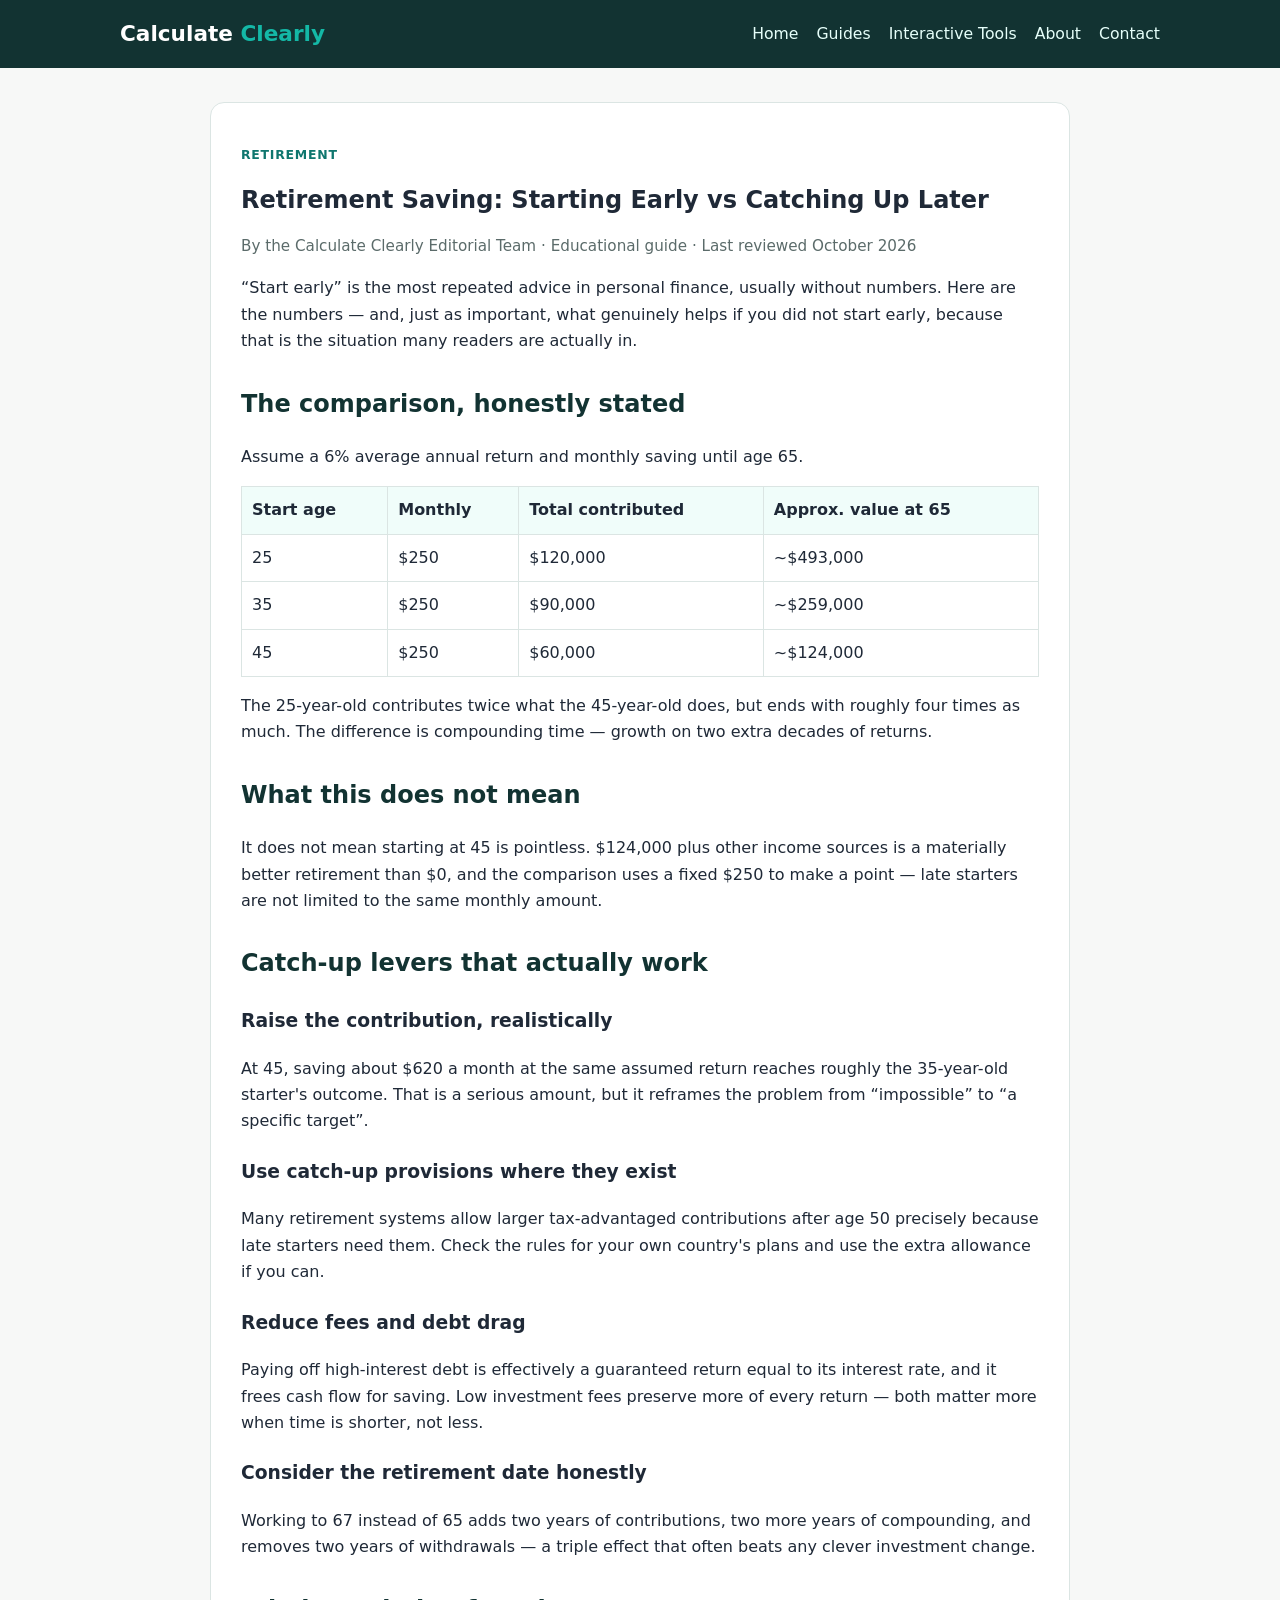
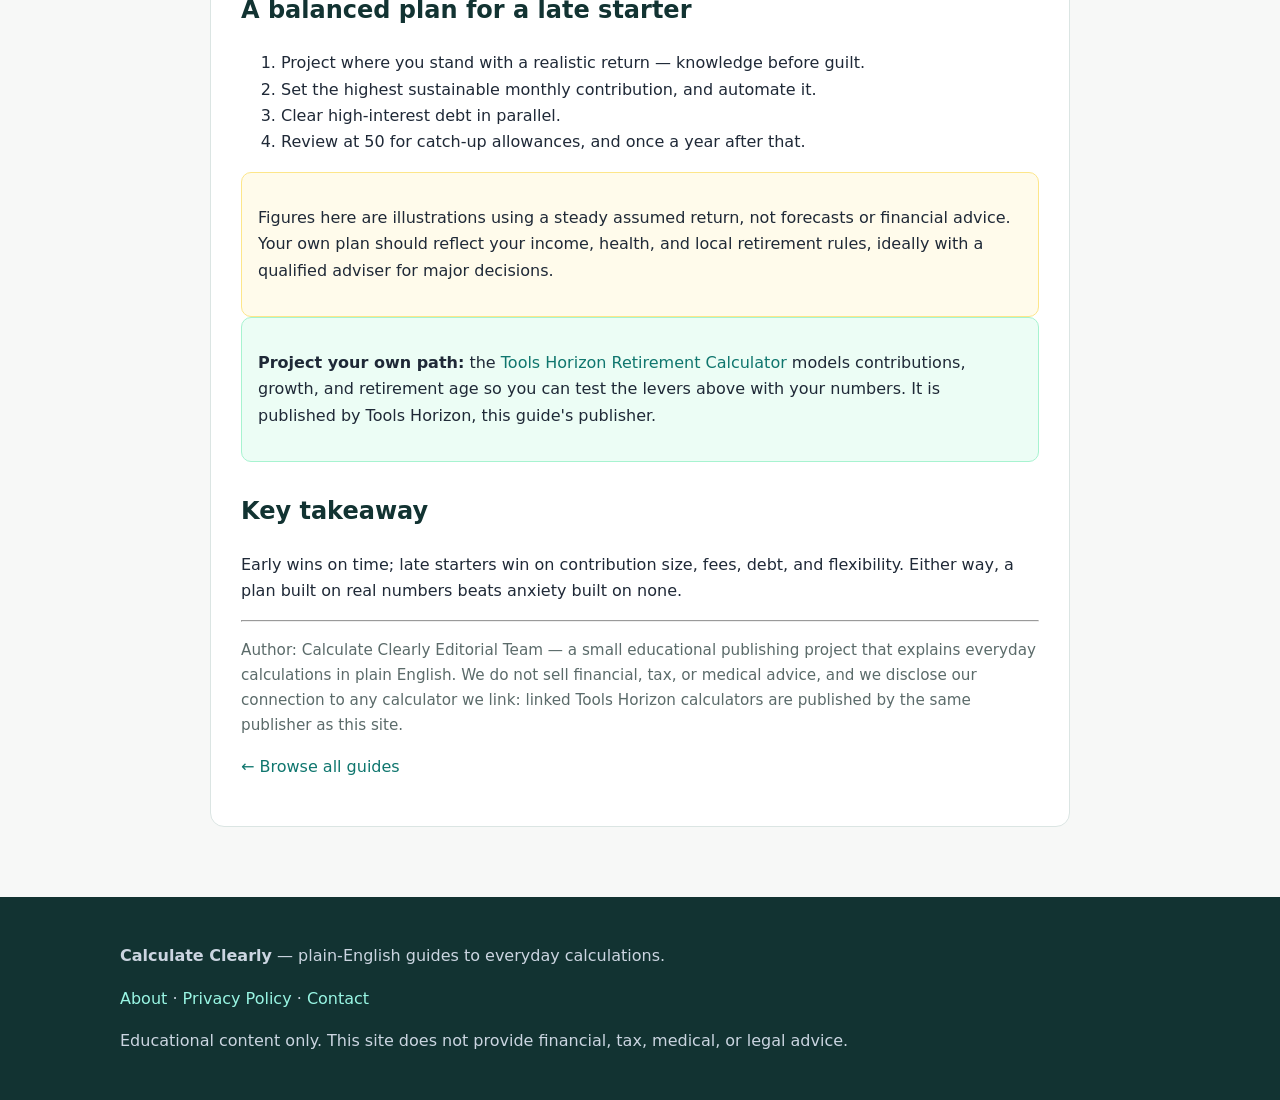
<file: articles/retirement-saving-early-vs-late.html>
<!doctype html>
<html lang="en"><head><meta charset="utf-8"><meta name="viewport" content="width=device-width,initial-scale=1">
<title>Retirement Saving: Starting Early vs Catching Up Later | Calculate Clearly</title><meta name="description" content="A fair, numbers-first comparison of starting retirement saving at 25 vs 40, plus practical catch-up levers for late starters that actually move the result.">
<meta property="og:title" content="Retirement Saving: Starting Early vs Catching Up Later"><meta property="og:description" content="A fair, numbers-first comparison of starting retirement saving at 25 vs 40, plus practical catch-up levers for late starters that actually move the result."><meta property="og:type" content="article">
<link rel="stylesheet" href="../style.css"></head><body>
<header><div class="wrap"><div class="nav"><a class="logo" href="../index.html">Calculate <span>Clearly</span></a><nav><a href="../index.html">Home</a><a href="../index.html#guides">Guides</a><a href="../calculators.html">Interactive Tools</a><a href="../about.html">About</a><a href="../contact.html">Contact</a></nav></div></div></header>
<main><div class="wrap"><article>
<p class="tag">Retirement</p><h1>Retirement Saving: Starting Early vs Catching Up Later</h1>
<p class="meta">By the Calculate Clearly Editorial Team · Educational guide · Last reviewed October 2026</p>

<p>“Start early” is the most repeated advice in personal finance, usually without numbers. Here are the numbers — and, just as important, what genuinely helps if you did not start early, because that is the situation many readers are actually in.</p>
<h2>The comparison, honestly stated</h2><p>Assume a 6% average annual return and monthly saving until age 65.</p>
<table><tr><th>Start age</th><th>Monthly</th><th>Total contributed</th><th>Approx. value at 65</th></tr>
<tr><td>25</td><td>$250</td><td>$120,000</td><td>~$493,000</td></tr>
<tr><td>35</td><td>$250</td><td>$90,000</td><td>~$259,000</td></tr>
<tr><td>45</td><td>$250</td><td>$60,000</td><td>~$124,000</td></tr></table>
<p>The 25-year-old contributes twice what the 45-year-old does, but ends with roughly four times as much. The difference is compounding time — growth on two extra decades of returns.</p>
<h2>What this does not mean</h2><p>It does not mean starting at 45 is pointless. $124,000 plus other income sources is a materially better retirement than $0, and the comparison uses a fixed $250 to make a point — late starters are not limited to the same monthly amount.</p>
<h2>Catch-up levers that actually work</h2><h3>Raise the contribution, realistically</h3><p>At 45, saving about $620 a month at the same assumed return reaches roughly the 35-year-old starter's outcome. That is a serious amount, but it reframes the problem from “impossible” to “a specific target”.</p><h3>Use catch-up provisions where they exist</h3><p>Many retirement systems allow larger tax-advantaged contributions after age 50 precisely because late starters need them. Check the rules for your own country's plans and use the extra allowance if you can.</p><h3>Reduce fees and debt drag</h3><p>Paying off high-interest debt is effectively a guaranteed return equal to its interest rate, and it frees cash flow for saving. Low investment fees preserve more of every return — both matter more when time is shorter, not less.</p><h3>Consider the retirement date honestly</h3><p>Working to 67 instead of 65 adds two years of contributions, two more years of compounding, and removes two years of withdrawals — a triple effect that often beats any clever investment change.</p>
<h2>A balanced plan for a late starter</h2><ol><li>Project where you stand with a realistic return — knowledge before guilt.</li><li>Set the highest sustainable monthly contribution, and automate it.</li><li>Clear high-interest debt in parallel.</li><li>Review at 50 for catch-up allowances, and once a year after that.</li></ol>
<div class="warn"><p>Figures here are illustrations using a steady assumed return, not forecasts or financial advice. Your own plan should reflect your income, health, and local retirement rules, ideally with a qualified adviser for major decisions.</p></div>
<div class="note"><p><strong>Project your own path:</strong> the <a href="https://toolshorizon.com/retirement-calculator/" rel="noopener" target="_blank">Tools Horizon Retirement Calculator</a> models contributions, growth, and retirement age so you can test the levers above with your numbers. It is published by Tools Horizon, this guide's publisher.</p></div>
<h2>Key takeaway</h2><p>Early wins on time; late starters win on contribution size, fees, debt, and flexibility. Either way, a plan built on real numbers beats anxiety built on none.</p>
<hr><p class="meta">Author: Calculate Clearly Editorial Team — a small educational publishing project that explains everyday calculations in plain English. We do not sell financial, tax, or medical advice, and we disclose our connection to any calculator we link: linked Tools Horizon calculators are published by the same publisher as this site.</p>
<p><a href="../index.html#guides">← Browse all guides</a></p>
</article></div></main>
<footer><div class="wrap"><p><strong>Calculate Clearly</strong> — plain-English guides to everyday calculations.</p><p><a href="../about.html">About</a> · <a href="../privacy.html">Privacy Policy</a> · <a href="../contact.html">Contact</a></p><p>Educational content only. This site does not provide financial, tax, medical, or legal advice.</p></div></footer>
<script src="../script.js"></script></body></html>
</file>
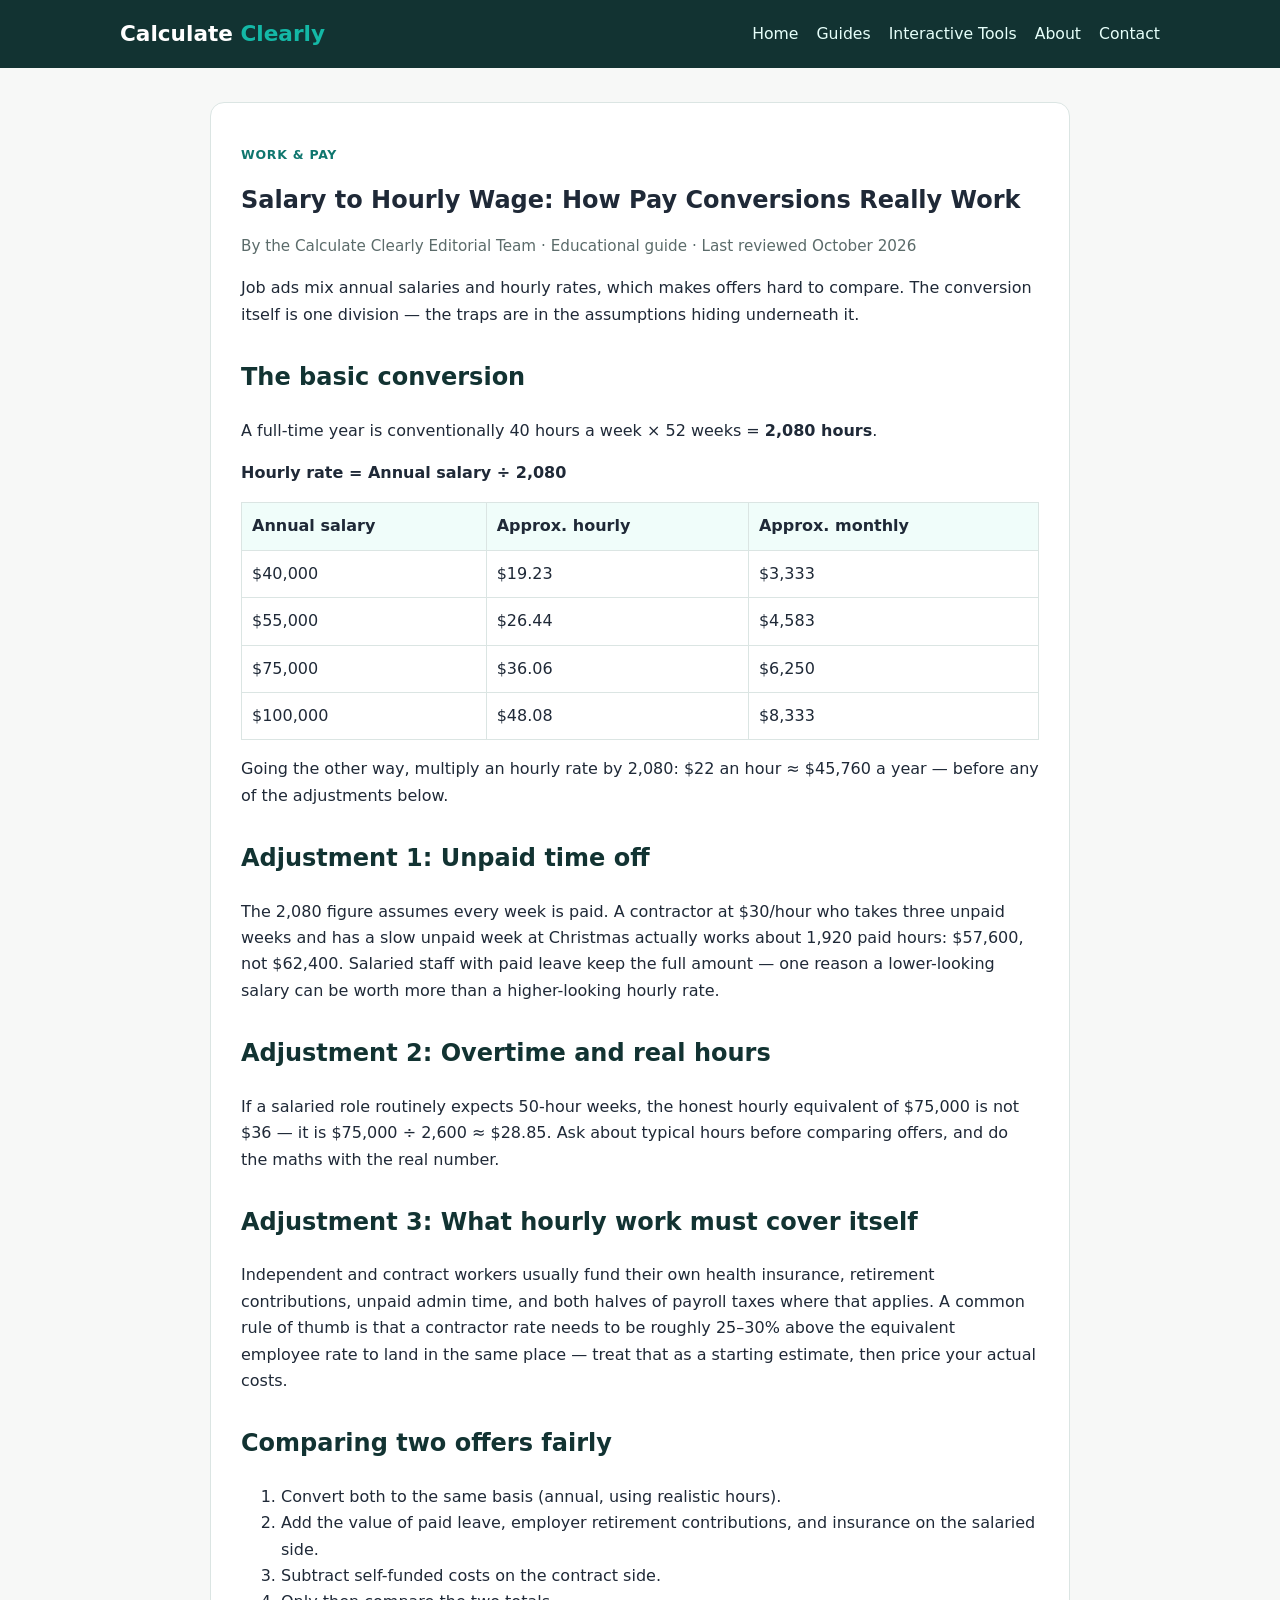
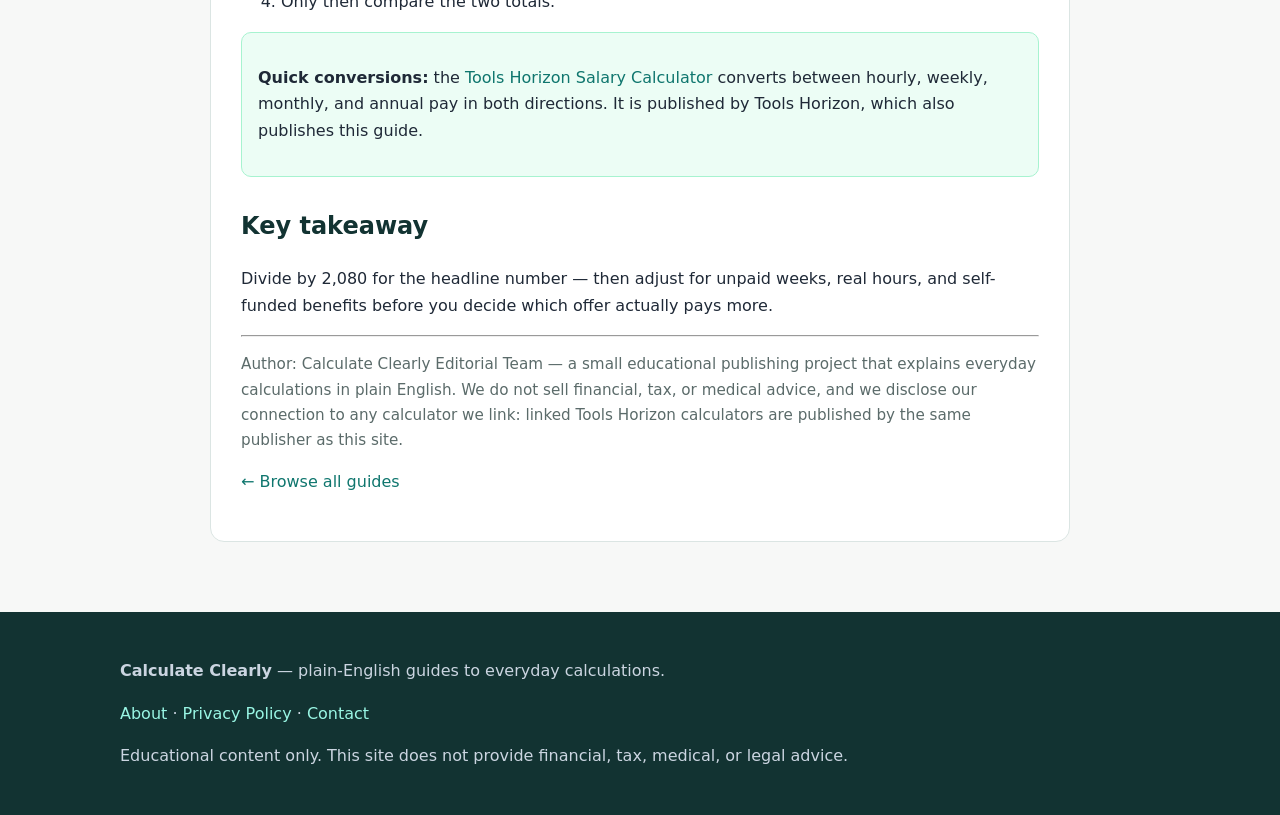
<file: articles/salary-to-hourly-wage-guide.html>
<!doctype html>
<html lang="en"><head><meta charset="utf-8"><meta name="viewport" content="width=device-width,initial-scale=1">
<title>Salary to Hourly Wage: How Pay Conversions Really Work | Calculate Clearly</title><meta name="description" content="Convert an annual salary to an hourly rate correctly, account for unpaid time and overtime, and compare a salary offer with hourly work fairly.">
<meta property="og:title" content="Salary to Hourly Wage: How Pay Conversions Really Work"><meta property="og:description" content="Convert an annual salary to an hourly rate correctly, account for unpaid time and overtime, and compare a salary offer with hourly work fairly."><meta property="og:type" content="article">
<link rel="stylesheet" href="../style.css"></head><body>
<header><div class="wrap"><div class="nav"><a class="logo" href="../index.html">Calculate <span>Clearly</span></a><nav><a href="../index.html">Home</a><a href="../index.html#guides">Guides</a><a href="../calculators.html">Interactive Tools</a><a href="../about.html">About</a><a href="../contact.html">Contact</a></nav></div></div></header>
<main><div class="wrap"><article>
<p class="tag">Work & Pay</p><h1>Salary to Hourly Wage: How Pay Conversions Really Work</h1>
<p class="meta">By the Calculate Clearly Editorial Team · Educational guide · Last reviewed October 2026</p>

<p>Job ads mix annual salaries and hourly rates, which makes offers hard to compare. The conversion itself is one division — the traps are in the assumptions hiding underneath it.</p>
<h2>The basic conversion</h2><p>A full-time year is conventionally 40 hours a week × 52 weeks = <strong>2,080 hours</strong>.</p><p><strong>Hourly rate = Annual salary ÷ 2,080</strong></p><table><tr><th>Annual salary</th><th>Approx. hourly</th><th>Approx. monthly</th></tr><tr><td>$40,000</td><td>$19.23</td><td>$3,333</td></tr><tr><td>$55,000</td><td>$26.44</td><td>$4,583</td></tr><tr><td>$75,000</td><td>$36.06</td><td>$6,250</td></tr><tr><td>$100,000</td><td>$48.08</td><td>$8,333</td></tr></table>
<p>Going the other way, multiply an hourly rate by 2,080: $22 an hour ≈ $45,760 a year — before any of the adjustments below.</p>
<h2>Adjustment 1: Unpaid time off</h2><p>The 2,080 figure assumes every week is paid. A contractor at $30/hour who takes three unpaid weeks and has a slow unpaid week at Christmas actually works about 1,920 paid hours: $57,600, not $62,400. Salaried staff with paid leave keep the full amount — one reason a lower-looking salary can be worth more than a higher-looking hourly rate.</p>
<h2>Adjustment 2: Overtime and real hours</h2><p>If a salaried role routinely expects 50-hour weeks, the honest hourly equivalent of $75,000 is not $36 — it is $75,000 ÷ 2,600 ≈ $28.85. Ask about typical hours before comparing offers, and do the maths with the real number.</p>
<h2>Adjustment 3: What hourly work must cover itself</h2><p>Independent and contract workers usually fund their own health insurance, retirement contributions, unpaid admin time, and both halves of payroll taxes where that applies. A common rule of thumb is that a contractor rate needs to be roughly 25–30% above the equivalent employee rate to land in the same place — treat that as a starting estimate, then price your actual costs.</p>
<h2>Comparing two offers fairly</h2><ol><li>Convert both to the same basis (annual, using realistic hours).</li><li>Add the value of paid leave, employer retirement contributions, and insurance on the salaried side.</li><li>Subtract self-funded costs on the contract side.</li><li>Only then compare the two totals.</li></ol>
<div class="note"><p><strong>Quick conversions:</strong> the <a href="https://toolshorizon.com/salary-calculator/" rel="noopener" target="_blank">Tools Horizon Salary Calculator</a> converts between hourly, weekly, monthly, and annual pay in both directions. It is published by Tools Horizon, which also publishes this guide.</p></div>
<h2>Key takeaway</h2><p>Divide by 2,080 for the headline number — then adjust for unpaid weeks, real hours, and self-funded benefits before you decide which offer actually pays more.</p>
<hr><p class="meta">Author: Calculate Clearly Editorial Team — a small educational publishing project that explains everyday calculations in plain English. We do not sell financial, tax, or medical advice, and we disclose our connection to any calculator we link: linked Tools Horizon calculators are published by the same publisher as this site.</p>
<p><a href="../index.html#guides">← Browse all guides</a></p>
</article></div></main>
<footer><div class="wrap"><p><strong>Calculate Clearly</strong> — plain-English guides to everyday calculations.</p><p><a href="../about.html">About</a> · <a href="../privacy.html">Privacy Policy</a> · <a href="../contact.html">Contact</a></p><p>Educational content only. This site does not provide financial, tax, medical, or legal advice.</p></div></footer>
<script src="../script.js"></script></body></html>
</file>
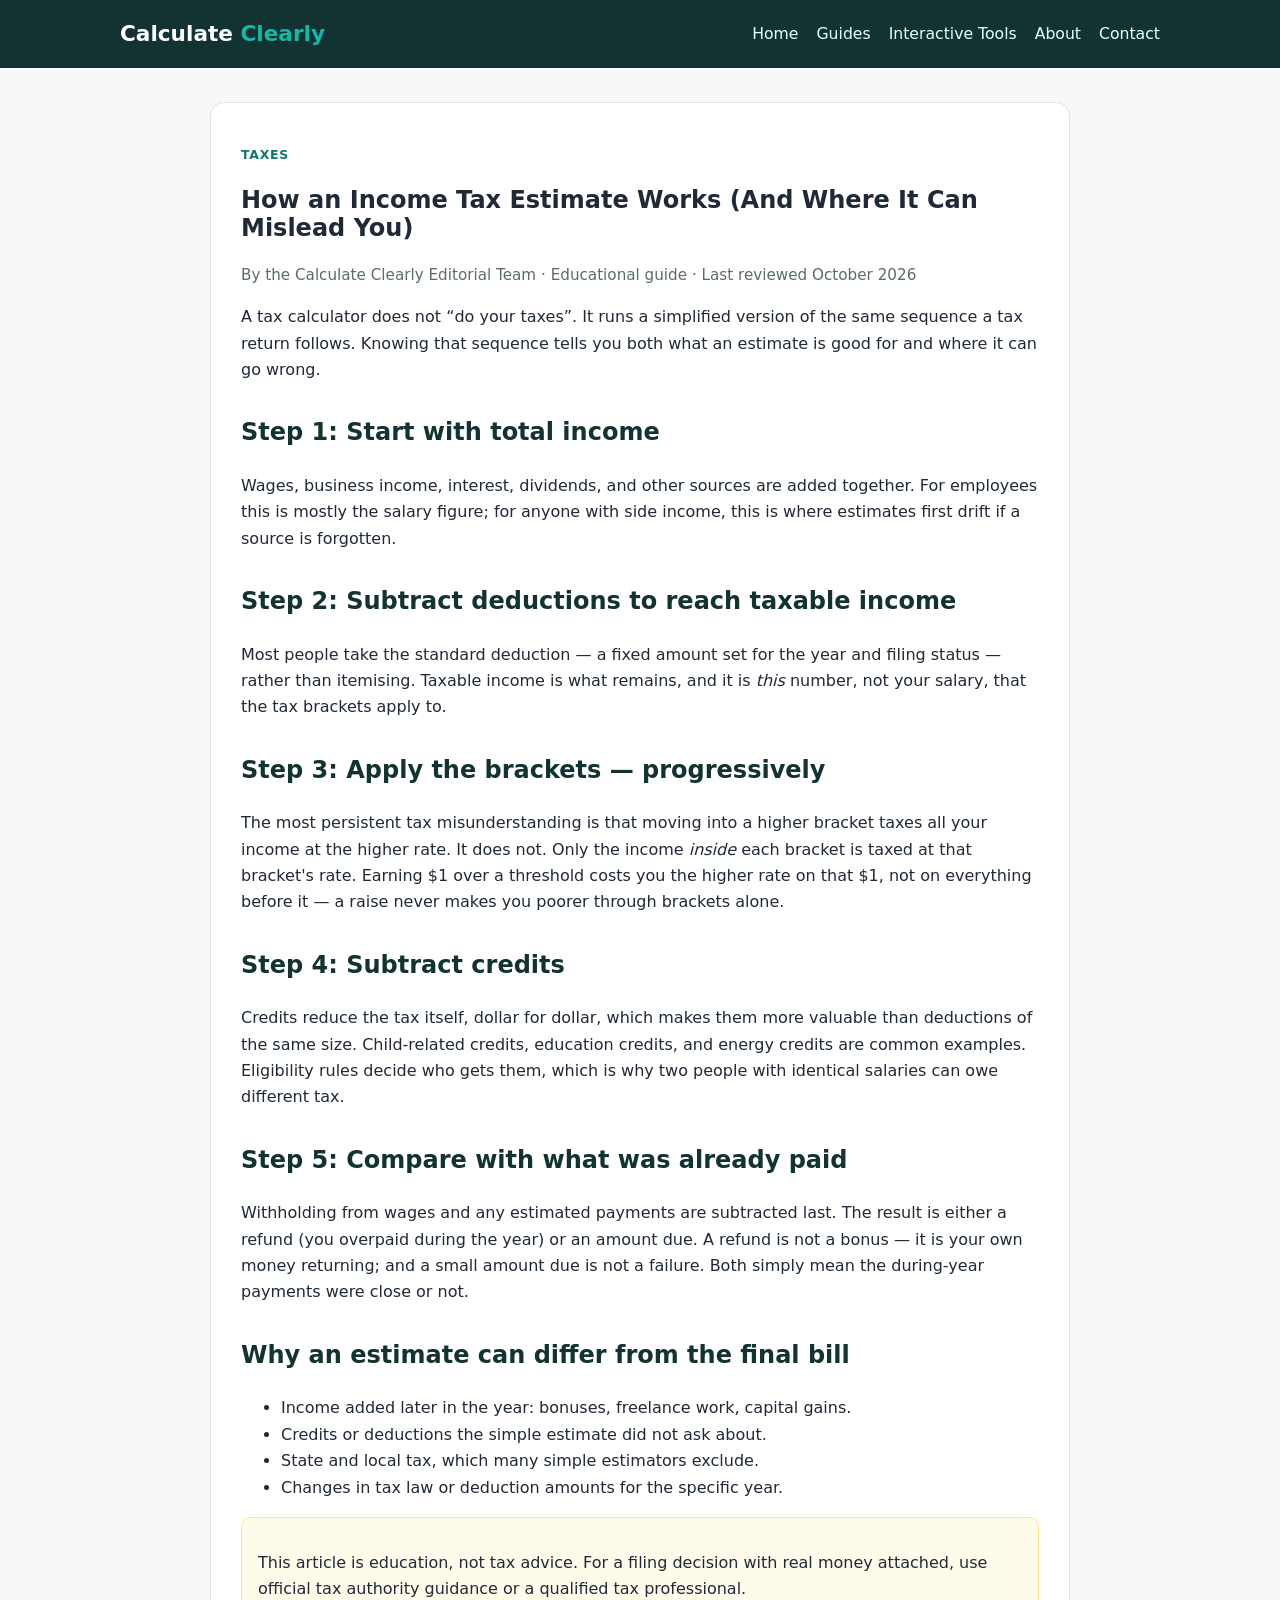
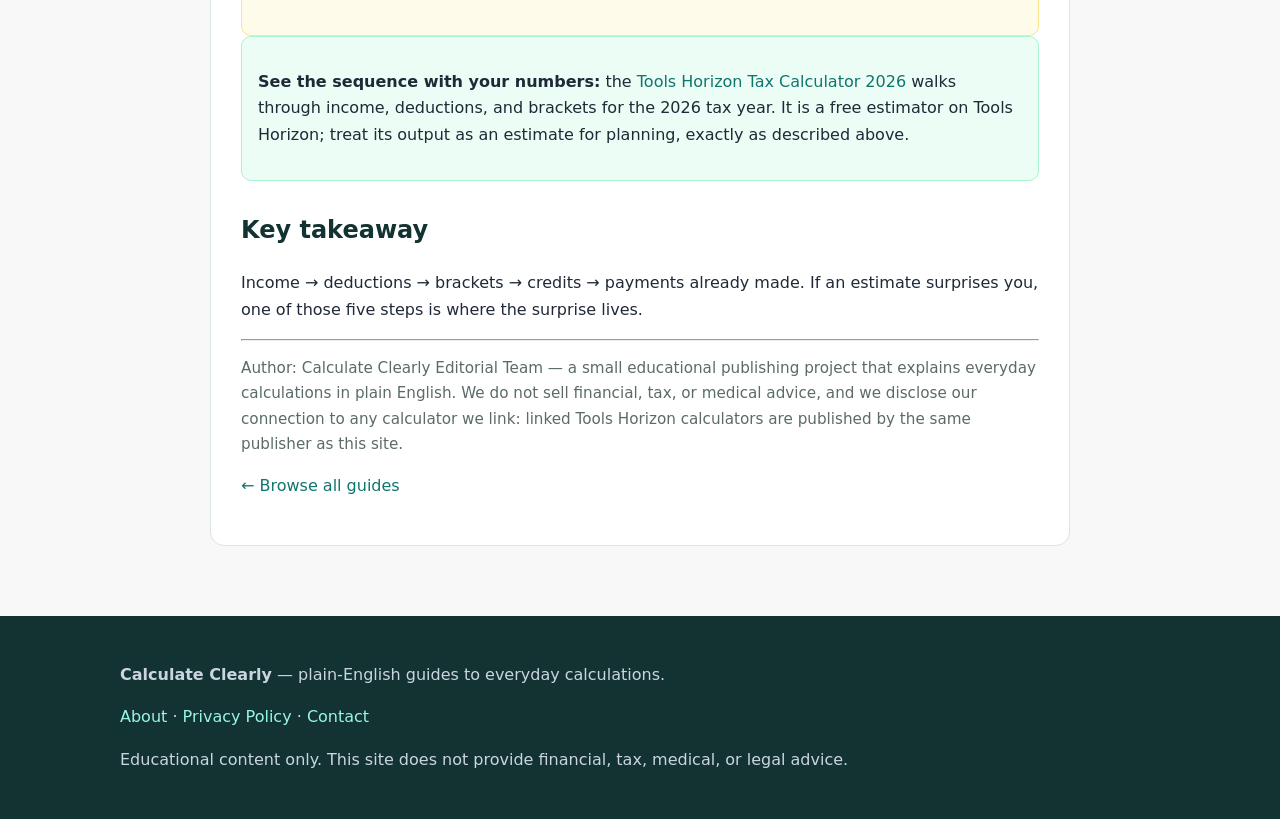
<file: articles/understanding-income-tax-estimate.html>
<!doctype html>
<html lang="en"><head><meta charset="utf-8"><meta name="viewport" content="width=device-width,initial-scale=1">
<title>How an Income Tax Estimate Works (And Where It Can Mislead You) | Calculate Clearly</title><meta name="description" content="The steps behind every tax estimate — income, deductions, brackets, credits — and the common reasons an estimate differs from a final tax bill.">
<meta property="og:title" content="How an Income Tax Estimate Works (And Where It Can Mislead You)"><meta property="og:description" content="The steps behind every tax estimate — income, deductions, brackets, credits — and the common reasons an estimate differs from a final tax bill."><meta property="og:type" content="article">
<link rel="stylesheet" href="../style.css"></head><body>
<header><div class="wrap"><div class="nav"><a class="logo" href="../index.html">Calculate <span>Clearly</span></a><nav><a href="../index.html">Home</a><a href="../index.html#guides">Guides</a><a href="../calculators.html">Interactive Tools</a><a href="../about.html">About</a><a href="../contact.html">Contact</a></nav></div></div></header>
<main><div class="wrap"><article>
<p class="tag">Taxes</p><h1>How an Income Tax Estimate Works (And Where It Can Mislead You)</h1>
<p class="meta">By the Calculate Clearly Editorial Team · Educational guide · Last reviewed October 2026</p>

<p>A tax calculator does not “do your taxes”. It runs a simplified version of the same sequence a tax return follows. Knowing that sequence tells you both what an estimate is good for and where it can go wrong.</p>
<h2>Step 1: Start with total income</h2><p>Wages, business income, interest, dividends, and other sources are added together. For employees this is mostly the salary figure; for anyone with side income, this is where estimates first drift if a source is forgotten.</p>
<h2>Step 2: Subtract deductions to reach taxable income</h2><p>Most people take the standard deduction — a fixed amount set for the year and filing status — rather than itemising. Taxable income is what remains, and it is <em>this</em> number, not your salary, that the tax brackets apply to.</p>
<h2>Step 3: Apply the brackets — progressively</h2><p>The most persistent tax misunderstanding is that moving into a higher bracket taxes all your income at the higher rate. It does not. Only the income <em>inside</em> each bracket is taxed at that bracket's rate. Earning $1 over a threshold costs you the higher rate on that $1, not on everything before it — a raise never makes you poorer through brackets alone.</p>
<h2>Step 4: Subtract credits</h2><p>Credits reduce the tax itself, dollar for dollar, which makes them more valuable than deductions of the same size. Child-related credits, education credits, and energy credits are common examples. Eligibility rules decide who gets them, which is why two people with identical salaries can owe different tax.</p>
<h2>Step 5: Compare with what was already paid</h2><p>Withholding from wages and any estimated payments are subtracted last. The result is either a refund (you overpaid during the year) or an amount due. A refund is not a bonus — it is your own money returning; and a small amount due is not a failure. Both simply mean the during-year payments were close or not.</p>
<h2>Why an estimate can differ from the final bill</h2><ul><li>Income added later in the year: bonuses, freelance work, capital gains.</li><li>Credits or deductions the simple estimate did not ask about.</li><li>State and local tax, which many simple estimators exclude.</li><li>Changes in tax law or deduction amounts for the specific year.</li></ul>
<div class="warn"><p>This article is education, not tax advice. For a filing decision with real money attached, use official tax authority guidance or a qualified tax professional.</p></div>
<div class="note"><p><strong>See the sequence with your numbers:</strong> the <a href="https://toolshorizon.com/tax-calculator-2026/" rel="noopener" target="_blank">Tools Horizon Tax Calculator 2026</a> walks through income, deductions, and brackets for the 2026 tax year. It is a free estimator on Tools Horizon; treat its output as an estimate for planning, exactly as described above.</p></div>
<h2>Key takeaway</h2><p>Income → deductions → brackets → credits → payments already made. If an estimate surprises you, one of those five steps is where the surprise lives.</p>
<hr><p class="meta">Author: Calculate Clearly Editorial Team — a small educational publishing project that explains everyday calculations in plain English. We do not sell financial, tax, or medical advice, and we disclose our connection to any calculator we link: linked Tools Horizon calculators are published by the same publisher as this site.</p>
<p><a href="../index.html#guides">← Browse all guides</a></p>
</article></div></main>
<footer><div class="wrap"><p><strong>Calculate Clearly</strong> — plain-English guides to everyday calculations.</p><p><a href="../about.html">About</a> · <a href="../privacy.html">Privacy Policy</a> · <a href="../contact.html">Contact</a></p><p>Educational content only. This site does not provide financial, tax, medical, or legal advice.</p></div></footer>
<script src="../script.js"></script></body></html>
</file>
<file: style.css>
:root{--navy:#123332;--teal:#0f766e;--teal2:#14b8a6;--bg:#f7f8f7;--card:#ffffff;--text:#1f2937;--muted:#5b6b6a;--line:#dbe5e3;--amber:#f59e0b}
*{box-sizing:border-box}body{margin:0;font-family:system-ui,-apple-system,Segoe UI,Roboto,Arial,sans-serif;background:var(--bg);color:var(--text);line-height:1.65}
a{color:var(--teal);text-decoration:none}a:hover{text-decoration:underline}
header{background:var(--navy);color:#fff}.wrap{max-width:1080px;margin:0 auto;padding:0 20px}
.nav{display:flex;justify-content:space-between;align-items:center;padding:16px 0;flex-wrap:wrap;gap:12px}
.logo{font-weight:800;font-size:1.35rem;color:#fff}.logo span{color:var(--teal2)}
nav a{color:#e6fffa;margin-left:18px;font-size:.98rem}
.hero{padding:54px 0 42px}.hero h1{font-size:2.5rem;line-height:1.15;margin:0 0 14px}.hero p{font-size:1.15rem;color:#d7ecea;max-width:720px}
.btn{display:inline-block;background:var(--amber);color:#111827;padding:12px 20px;border-radius:10px;font-weight:700;margin-top:10px}
main{padding:34px 0 50px}.grid{display:grid;grid-template-columns:repeat(auto-fit,minmax(280px,1fr));gap:18px}
.card{background:var(--card);border:1px solid var(--line);border-radius:14px;padding:22px}
.card h3{margin-top:0}.tag{font-size:.78rem;letter-spacing:.06em;text-transform:uppercase;color:var(--teal);font-weight:700}
article{background:#fff;border:1px solid var(--line);border-radius:14px;padding:30px;max-width:860px;margin:0 auto}
article h1{line-height:1.2}article h2{margin-top:30px;color:var(--navy)}article h3{margin-top:22px}
.meta{color:var(--muted);font-size:.95rem}.note{background:#ecfdf5;border:1px solid #a7f3d0;padding:16px;border-radius:10px}
.warn{background:#fffbeb;border:1px solid #fde68a;padding:16px;border-radius:10px}
table{width:100%;border-collapse:collapse;margin:16px 0}th,td{border:1px solid var(--line);padding:10px;text-align:left}th{background:#f0fdfa}
footer{background:var(--navy);color:#cbd5e1;padding:30px 0;margin-top:20px}footer a{color:#99f6e4}
label{display:block;font-weight:600;margin:14px 0 6px}input{width:100%;padding:11px;border:1px solid var(--line);border-radius:8px;font-size:1rem}
.result{background:#f0fdfa;border:1px solid #99f6e4;padding:16px;border-radius:10px;margin-top:18px;font-size:1.05rem}
@media(max-width:640px){.hero h1{font-size:2rem}nav a{margin-left:10px}article{padding:20px}}
</file>
